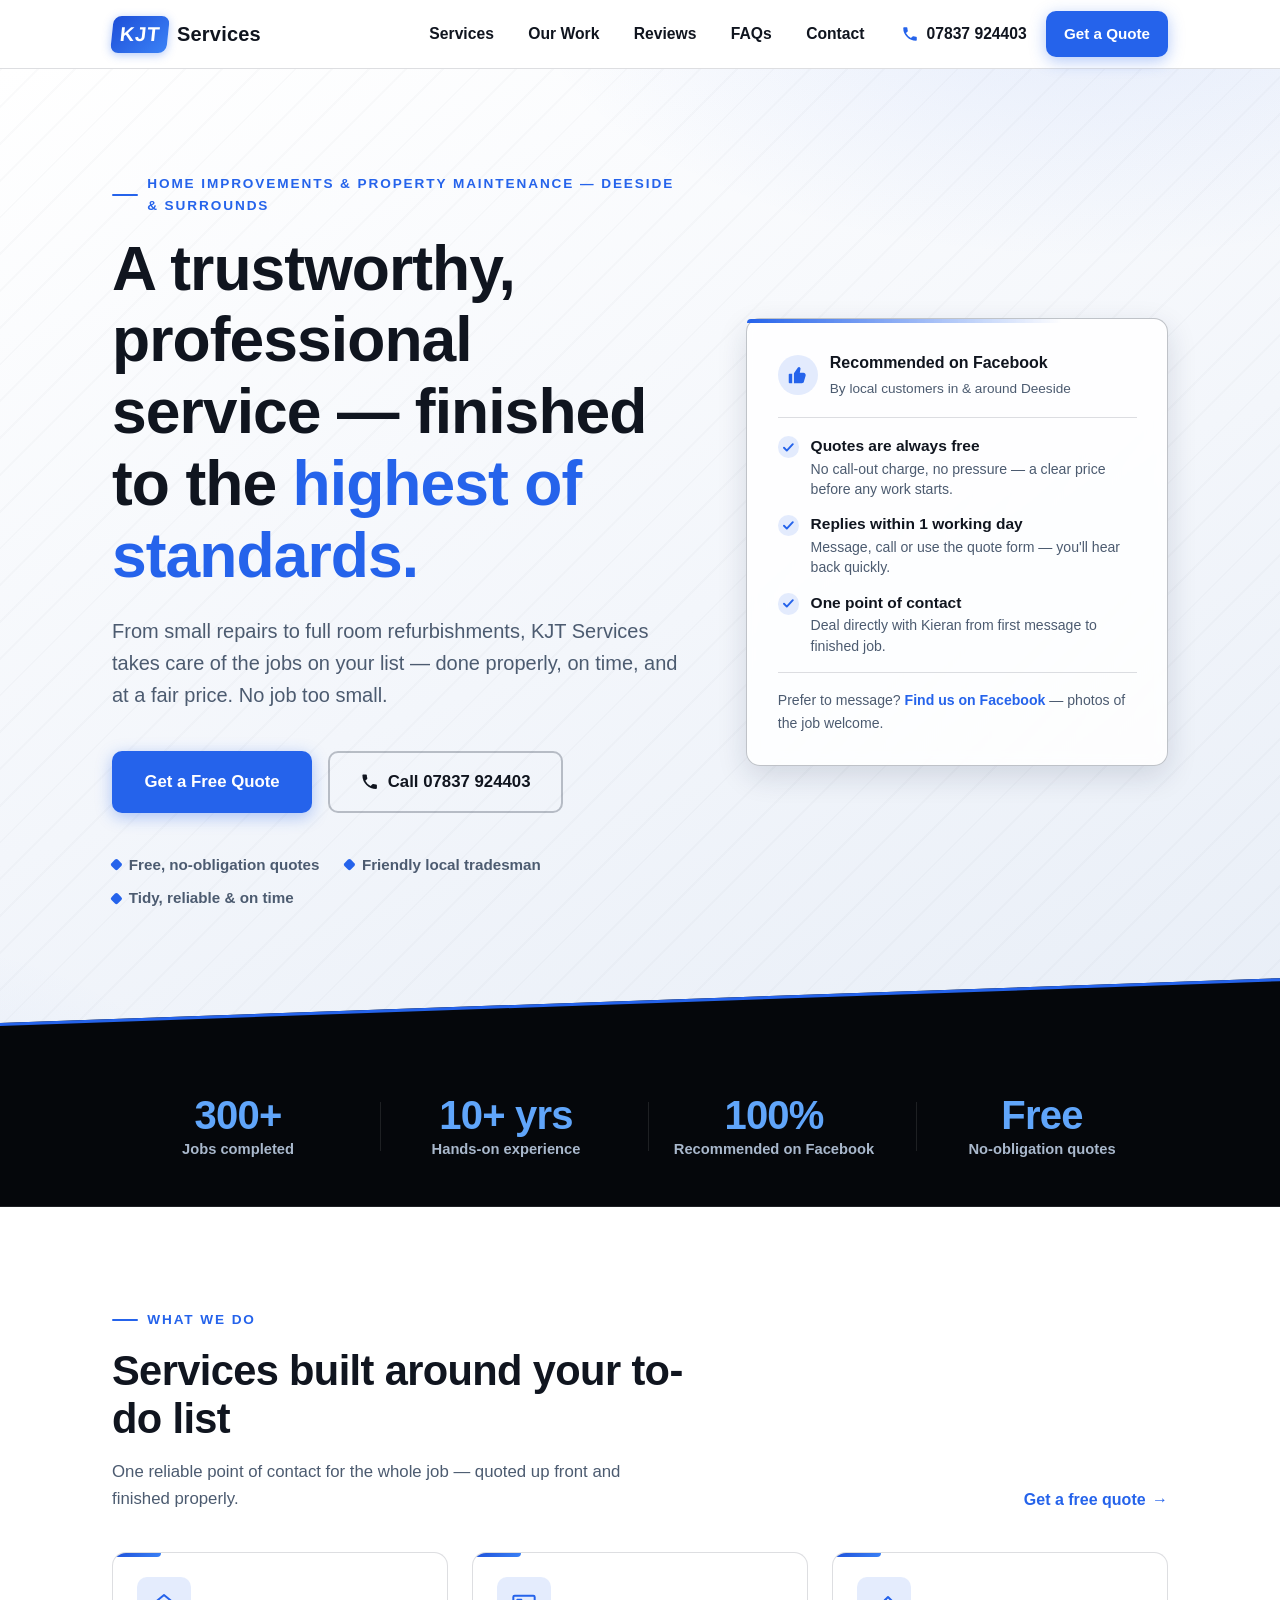
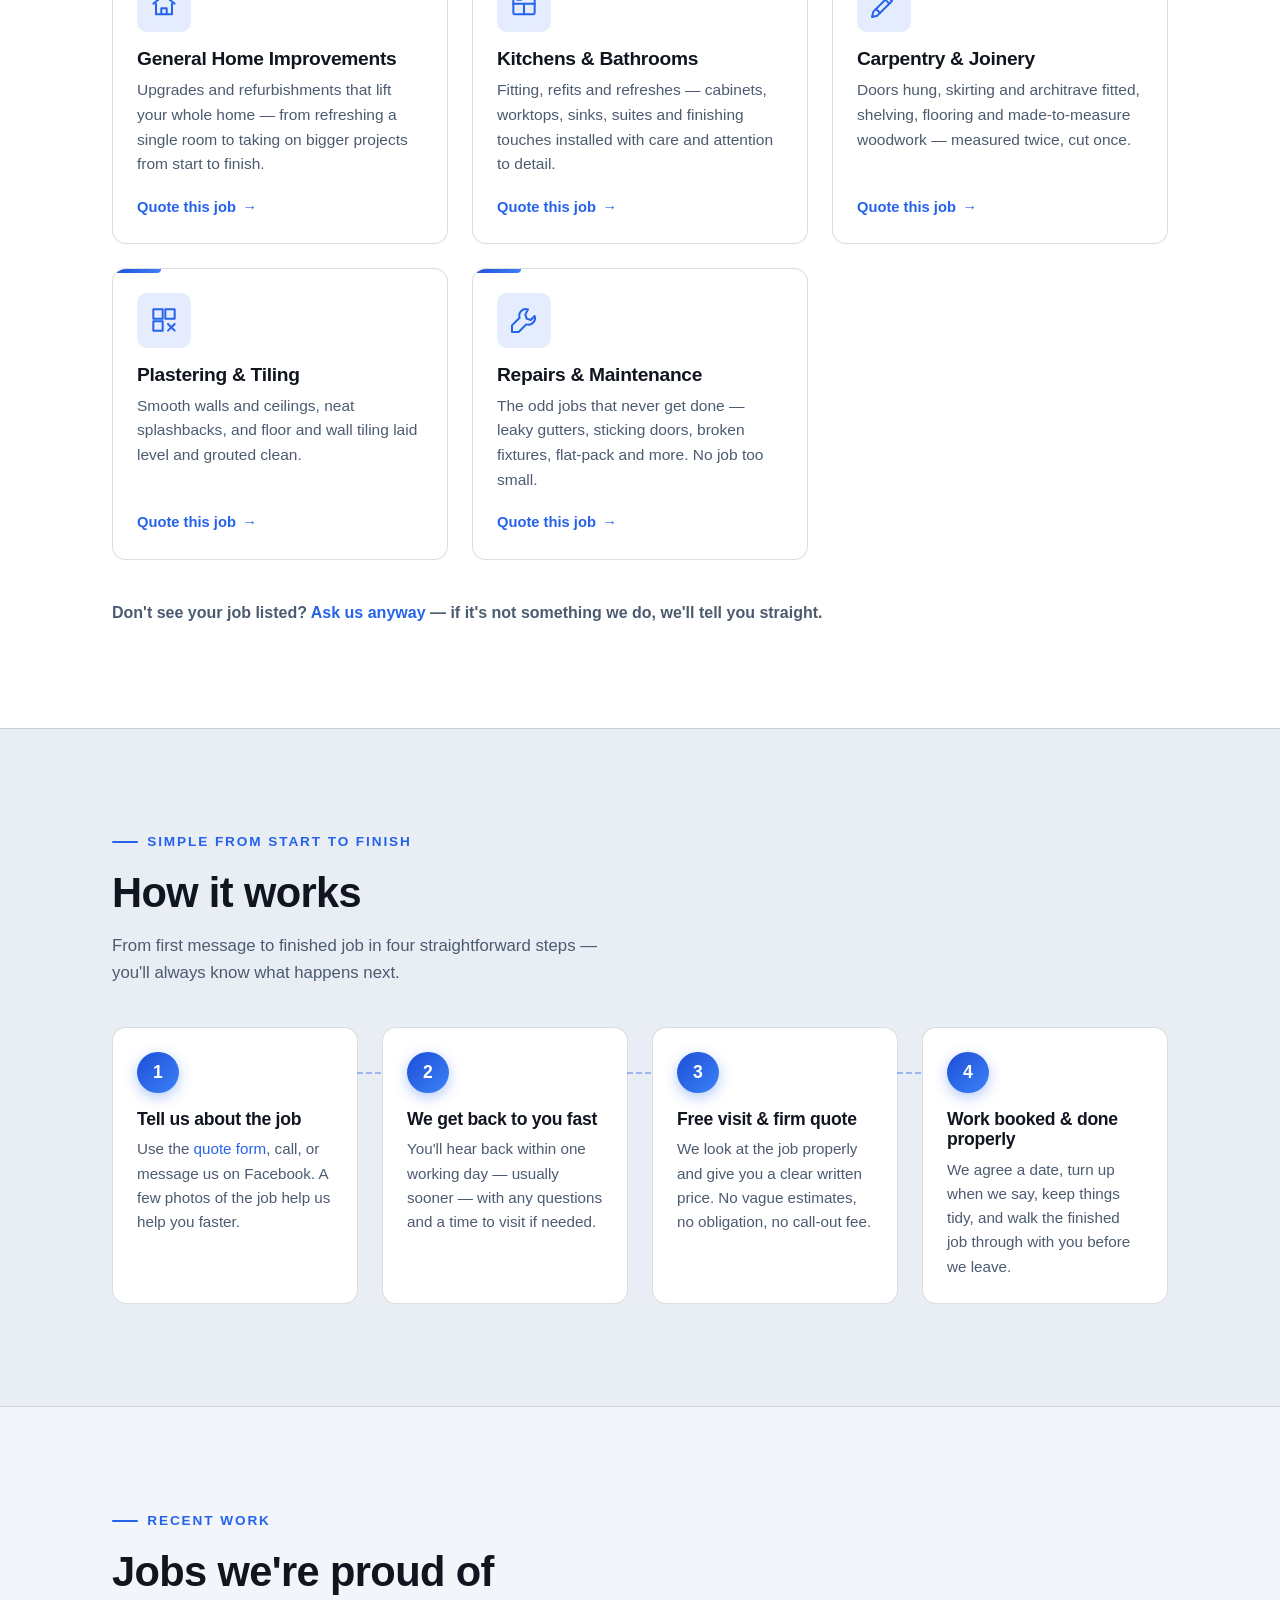
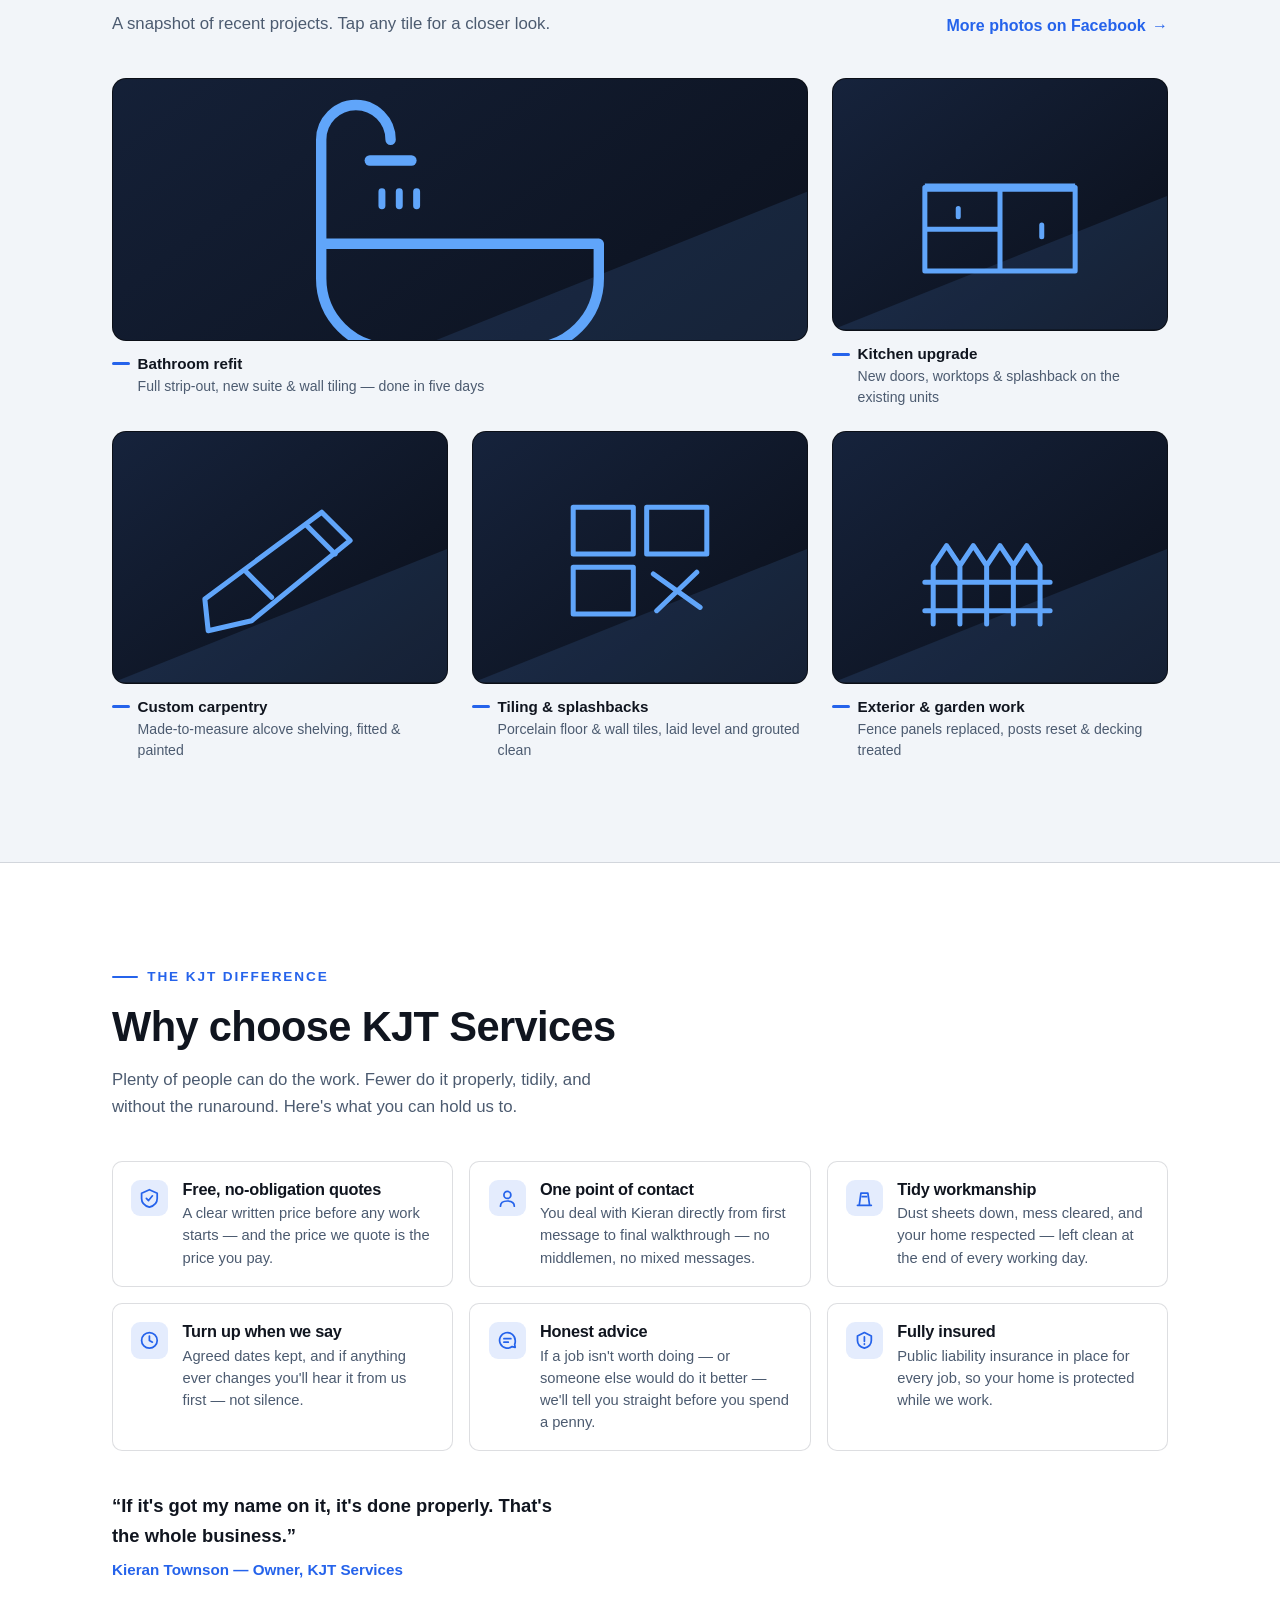
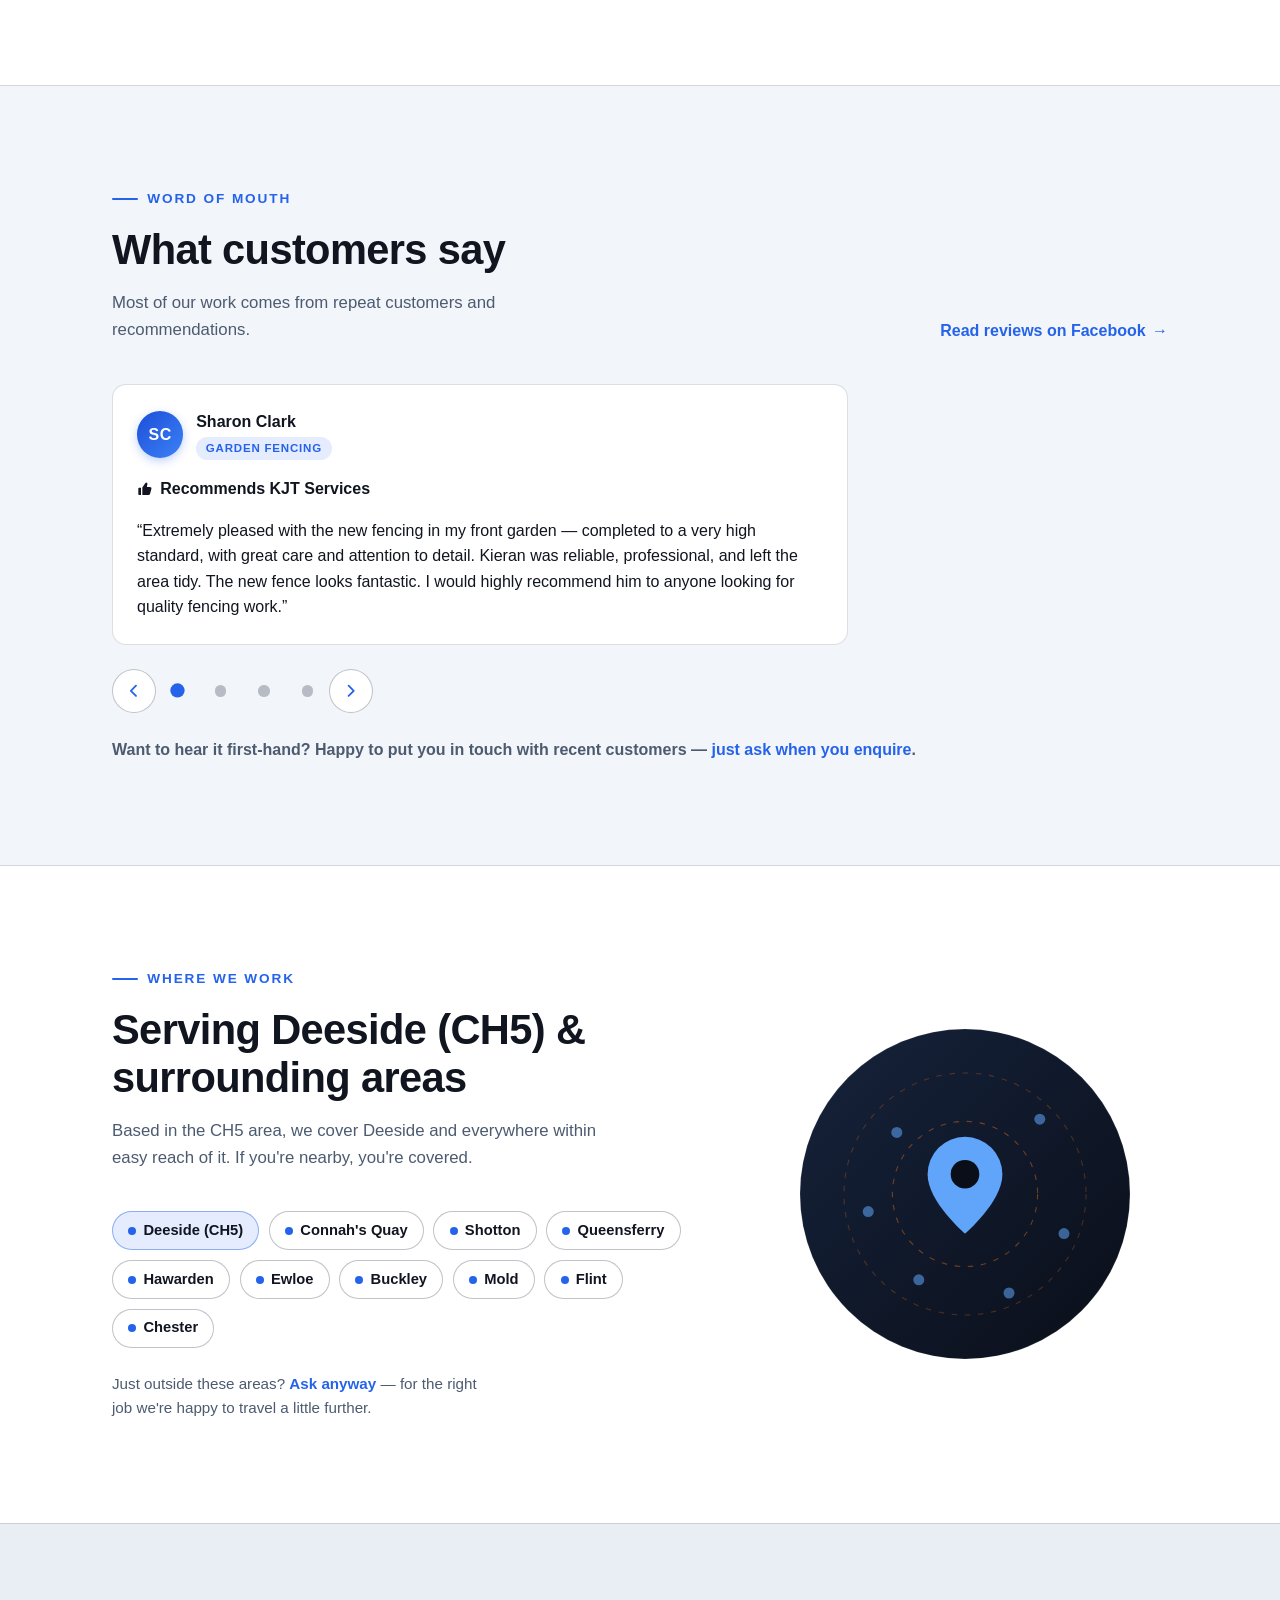
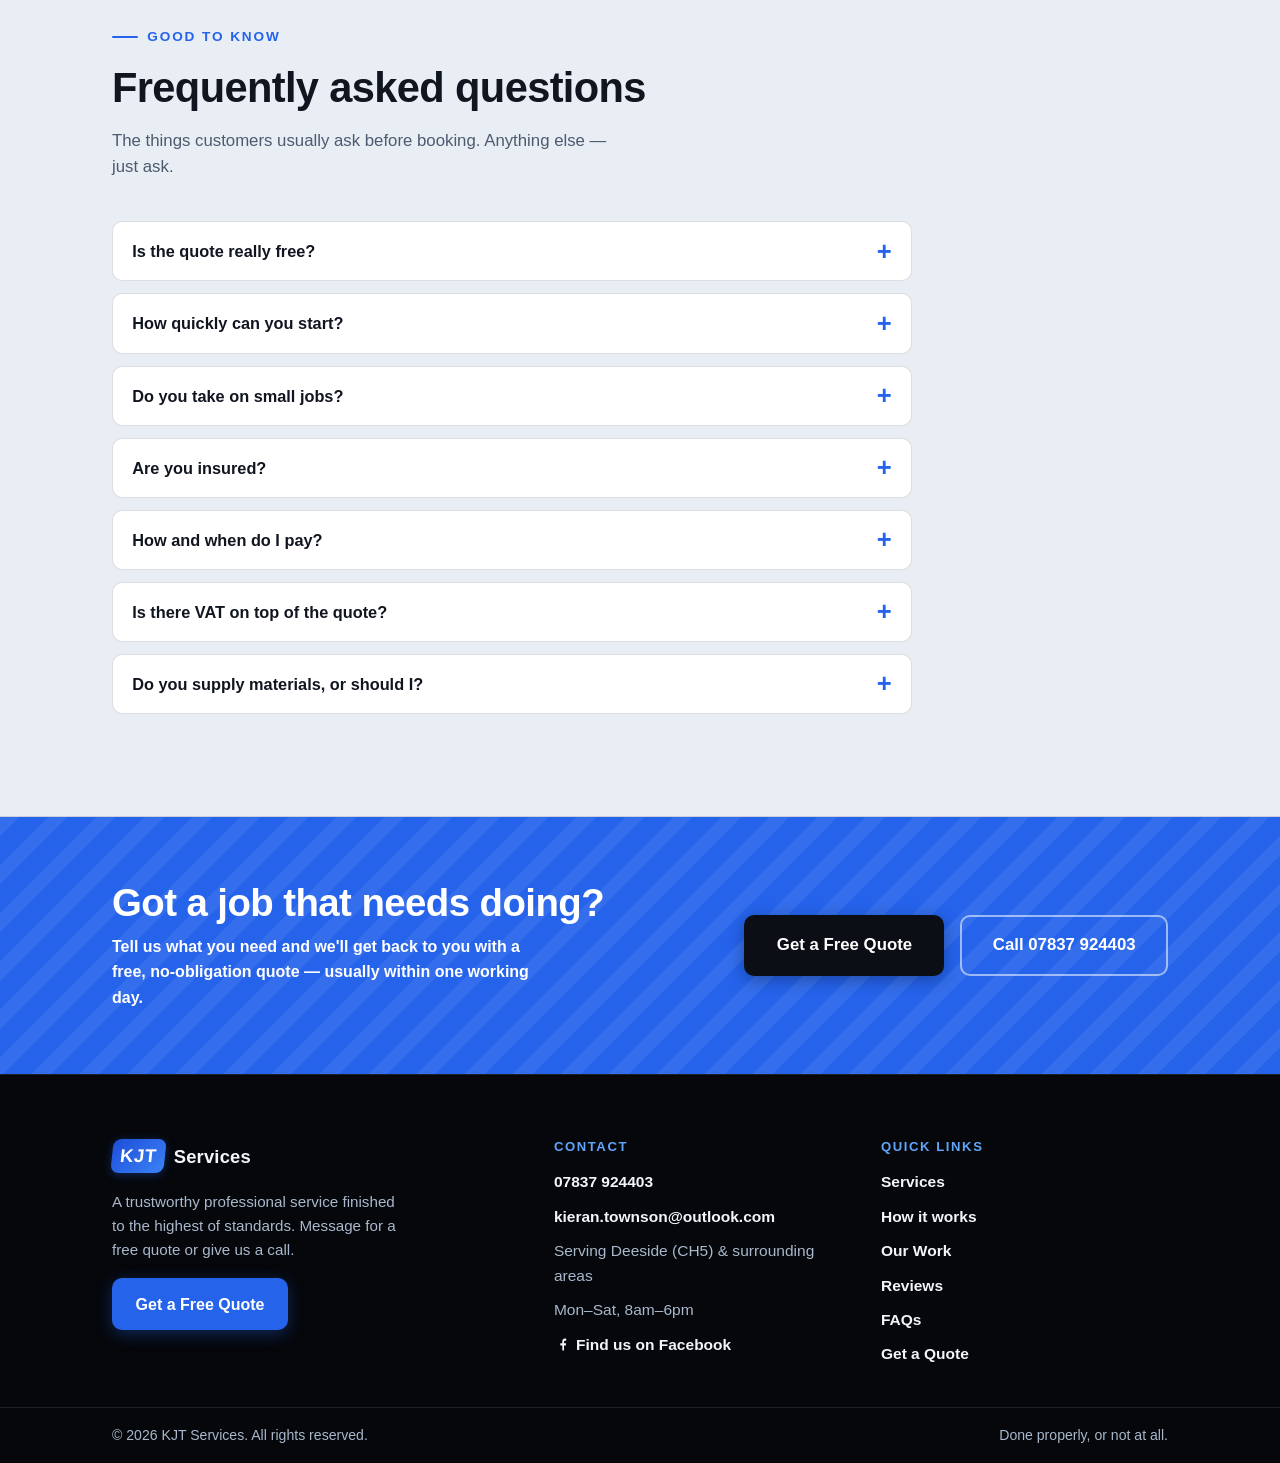
<file: index.html>
<!DOCTYPE html>
<html lang="en-GB">
<head>
  <meta charset="UTF-8">
<!--
  ============================================================
  KJT SERVICES — WEBSITE QUICK-EDIT GUIDE (v2)
  ============================================================
  Everything that needs YOUR real details is marked in the code
  below with a comment starting  "EDIT:".  Search this file (and
  quote.html) for "EDIT:" to find every spot. Summary:

    CONFIRMED (already correct — no change needed):
      - Business name:  KJT Services
      - Tagline:        "A trustworthy professional service
                         finished to the highest of standards"
      - Phone:          07837 924403
      - Email:          kieran.townson@outlook.com
      - Area:           Deeside (CH5) & surrounding areas
      - Facebook:       facebook.com/p/KJT-Services-61572995855785/

    PLACEHOLDERS TO REPLACE:
      - Website address            (og:url meta tag — set once live)
      - Service-area town chips    (nearby CH5 towns are pre-filled —
                                    trim or extend to what's covered)
      - Stats strip numbers        (jobs completed / years / rating —
                                    guessed starting figures)
      - Exact list of services     (services section + quote form
                                    dropdown — match your real work)
      - Gallery photos + captions  (5 placeholder tiles — swap in
                                    real job photos, see comments)
      - Testimonials               (REAL Facebook reviews, lightly
                                    condensed — add new ones as they
                                    come in; keep the same structure)
      - FAQ answers                (insurance, payment, start times —
                                    confirm every claim is true)
      - Working hours              (footer + quote page + JSON-LD)
  ============================================================
-->
  <meta name="viewport" content="width=device-width, initial-scale=1.0">
  <!-- tints the browser chrome to match the light header -->
  <meta name="theme-color" content="#ffffff">
  <title>KJT Services — Home Improvements &amp; Property Maintenance in Deeside</title>
  <meta name="description" content="KJT Services — a trustworthy, professional home improvement and property maintenance service in Deeside (CH5) &amp; surrounding areas, finished to the highest of standards. Free quotes. Call 07837 924403.">

  <!-- Open Graph (how the site looks when shared on Facebook etc.) -->
  <meta property="og:type" content="website">
  <meta property="og:site_name" content="KJT Services">
  <meta property="og:title" content="KJT Services — Home Improvements &amp; Property Maintenance in Deeside">
  <meta property="og:description" content="A trustworthy professional service in Deeside (CH5) &amp; surrounding areas, finished to the highest of standards. Free, no-obligation quotes — call 07837 924403.">
  <meta property="og:locale" content="en_GB">
  <!-- EDIT: these URLs point at the GitHub Pages preview — change them
       (and the matching set in quote.html, plus robots.txt and
       sitemap.xml) when the site moves to its own domain. The share
       image og-image.png can later be remade from a real job photo. -->
  <link rel="canonical" href="https://muzzylord123.github.io/kjt-services-preview/">
  <meta property="og:url" content="https://muzzylord123.github.io/kjt-services-preview/">
  <meta property="og:image" content="https://muzzylord123.github.io/kjt-services-preview/og-image.png">
  <meta property="og:image:width" content="1200">
  <meta property="og:image:height" content="630">
  <meta property="og:image:alt" content="KJT Services — home improvements and property maintenance in Deeside (CH5). Call 07837 924403.">
  <meta name="twitter:card" content="summary_large_image">

  <link rel="icon" href="data:image/svg+xml,%3Csvg xmlns='http://www.w3.org/2000/svg' viewBox='0 0 64 64'%3E%3Crect width='64' height='64' rx='14' fill='%23070b12'/%3E%3Ctext x='32' y='46' font-family='Arial,sans-serif' font-size='40' font-weight='800' text-anchor='middle' fill='%2360a5fa'%3EK%3C/text%3E%3C/svg%3E">
  <!-- iOS "Add to Home Screen" icon (iOS can't use the SVG favicon) -->
  <link rel="apple-touch-icon" href="apple-touch-icon.png">
  <link rel="stylesheet" href="styles.css">
  <!-- set before first paint so the mobile menu never flashes open -->
  <script>document.documentElement.classList.add("js")</script>

  <!-- EDIT: structured data for Google. Only CONFIRMED facts are
       published live (search engines treat this block as fact). Once
       the real working hours are confirmed, add this line back into
       the JSON below, just before the closing brace:
         ,"openingHoursSpecification": [{ "@type": "OpeningHoursSpecification",
           "dayOfWeek": ["Monday","Tuesday","Wednesday","Thursday","Friday","Saturday"],
           "opens": "08:00", "closes": "18:00" }]
  -->
  <script type="application/ld+json">
  {
    "@context": "https://schema.org",
    "@type": "HomeAndConstructionBusiness",
    "name": "KJT Services",
    "url": "https://muzzylord123.github.io/kjt-services-preview/",
    "image": "https://muzzylord123.github.io/kjt-services-preview/og-image.png",
    "description": "Home improvements and property maintenance in Deeside (CH5) and surrounding areas — a trustworthy professional service finished to the highest of standards. Free, no-obligation quotes.",
    "slogan": "A trustworthy professional service finished to the highest of standards",
    "founder": { "@type": "Person", "name": "Kieran Townson" },
    "telephone": "+447837924403",
    "email": "kieran.townson@outlook.com",
    "sameAs": ["https://www.facebook.com/p/KJT-Services-61572995855785/"],
    "address": { "@type": "PostalAddress", "addressLocality": "Deeside", "addressCountry": "GB" },
    "areaServed": "Deeside (CH5) and surrounding areas",
    "priceRange": "££"
  }
  </script>
</head>
<body>

  <a class="skip-link" href="#main">Skip to content</a>

  <!-- ======================= HEADER / NAV ======================= -->
  <header class="site-header" id="top">
    <div class="container nav-wrap">
      <a class="brand" href="index.html" aria-label="KJT Services — home">
        <span class="brand-mark" aria-hidden="true">KJT</span>
        <span class="brand-name">Services</span>
      </a>

      <div class="nav-actions">
        <a class="header-phone" href="tel:+447837924403" aria-label="Call 07837 924403">
          <svg class="icon" viewBox="0 0 24 24" aria-hidden="true" focusable="false"><path d="M6.6 10.8a15.5 15.5 0 0 0 6.6 6.6l2.2-2.2a1 1 0 0 1 1-.24 11.4 11.4 0 0 0 3.6.57 1 1 0 0 1 1 1V20a1 1 0 0 1-1 1A17 17 0 0 1 3 4a1 1 0 0 1 1-1h3.5a1 1 0 0 1 1 1 11.4 11.4 0 0 0 .57 3.6 1 1 0 0 1-.25 1z" fill="currentColor"/></svg>
          <span class="header-phone-num">07837 924403</span>
        </a>
        <a class="btn btn-primary header-cta" href="quote.html">Get a Quote</a>
        <button class="nav-toggle" type="button" aria-expanded="false" aria-controls="site-nav">
          <span class="nav-toggle-bars" aria-hidden="true"></span>
          <span class="visually-hidden">Open menu</span>
        </button>
      </div>

      <nav class="site-nav" id="site-nav" aria-label="Main navigation">
        <ul>
          <li class="nav-phone"><a href="tel:+447837924403">Call 07837 924403</a></li>
          <li><a href="#services">Services</a></li>
          <li><a href="#gallery">Our Work</a></li>
          <li><a href="#testimonials">Reviews</a></li>
          <li><a href="#faq">FAQs</a></li>
          <li><a href="#contact">Contact</a></li>
          <li class="nav-cta"><a class="btn btn-primary" href="quote.html">Get a Quote</a></li>
        </ul>
      </nav>
    </div>
  </header>

  <main id="main">

    <!-- ======================= HERO ======================= -->
    <section class="hero" aria-labelledby="hero-heading">
      <div class="container hero-inner">
        <div class="hero-copy">
          <p class="eyebrow">Home improvements &amp; property maintenance — Deeside &amp; surrounds</p>
          <h1 id="hero-heading">A trustworthy, professional service — finished to the <em>highest of standards.</em></h1>
          <p class="hero-sub">From small repairs to full room refurbishments, KJT Services takes care of the jobs on your list — done properly, on time, and at a fair price. No job too small.</p>
          <div class="hero-actions">
            <a class="btn btn-primary btn-lg" href="quote.html">Get a Free Quote</a>
            <a class="btn btn-ghost btn-lg" href="tel:+447837924403">
              <svg class="icon" viewBox="0 0 24 24" aria-hidden="true" focusable="false"><path d="M6.6 10.8a15.5 15.5 0 0 0 6.6 6.6l2.2-2.2a1 1 0 0 1 1-.24 11.4 11.4 0 0 0 3.6.57 1 1 0 0 1 1 1V20a1 1 0 0 1-1 1A17 17 0 0 1 3 4a1 1 0 0 1 1-1h3.5a1 1 0 0 1 1 1 11.4 11.4 0 0 0 .57 3.6 1 1 0 0 1-.25 1z" fill="currentColor"/></svg>
              Call 07837 924403
            </a>
          </div>
          <ul class="hero-badges" aria-label="Why choose KJT Services">
            <li>Free, no-obligation quotes</li>
            <li>Friendly local tradesman</li>
            <li>Tidy, reliable &amp; on time</li>
          </ul>
        </div>

        <!-- hero trust card: instant proof next to the headline -->
        <aside class="hero-card reveal" aria-label="Customer rating and service promises">
          <div class="hero-card-rating">
            <span class="rec-badge" aria-hidden="true"><svg viewBox="0 0 24 24" focusable="false"><path d="M3 10h3v11H3a1 1 0 0 1-1-1v-9a1 1 0 0 1 1-1zm5 11V9.6L12.6 3a1.7 1.7 0 0 1 3 1.4L14.8 9H19a2.6 2.6 0 0 1 2.5 3.3l-1.7 6A2.6 2.6 0 0 1 17.3 21z" fill="currentColor"/></svg></span>
            <div>
              <strong>Recommended on Facebook</strong>
              <small>By local customers in &amp; around Deeside</small>
            </div>
          </div>
          <ul class="hero-card-list">
            <li>
              <span class="check" aria-hidden="true"><svg viewBox="0 0 16 16" focusable="false"><path d="m2.5 8.5 3.5 3.5 7.5-8" fill="none" stroke="currentColor" stroke-width="2.4" stroke-linecap="round" stroke-linejoin="round"/></svg></span>
              <span><strong>Quotes are always free</strong>
              <small>No call-out charge, no pressure — a clear price before any work starts.</small></span>
            </li>
            <li>
              <span class="check" aria-hidden="true"><svg viewBox="0 0 16 16" focusable="false"><path d="m2.5 8.5 3.5 3.5 7.5-8" fill="none" stroke="currentColor" stroke-width="2.4" stroke-linecap="round" stroke-linejoin="round"/></svg></span>
              <!-- EDIT: guessed response-time promise — change if you
                   can't reliably reply within one working day -->
              <span><strong>Replies within 1 working day</strong>
              <small>Message, call or use the quote form — you'll hear back quickly.</small></span>
            </li>
            <li>
              <span class="check" aria-hidden="true"><svg viewBox="0 0 16 16" focusable="false"><path d="m2.5 8.5 3.5 3.5 7.5-8" fill="none" stroke="currentColor" stroke-width="2.4" stroke-linecap="round" stroke-linejoin="round"/></svg></span>
              <span><strong>One point of contact</strong>
              <small>Deal directly with Kieran from first message to finished job.</small></span>
            </li>
          </ul>
          <p class="hero-card-note">Prefer to message? <a href="https://www.facebook.com/p/KJT-Services-61572995855785/" rel="noopener" target="_blank">Find us on Facebook</a> — photos of the job welcome.</p>
        </aside>
      </div>
      <div class="hero-slant" aria-hidden="true"></div>
    </section>

    <!-- ======================= STATS / TRUST STRIP ======================= -->
    <!-- EDIT: the first two figures below are sensible GUESSES to get
         you started — replace them with your real numbers (or delete a
         stat you can't stand behind). The Facebook one reflects the
         page's real recommendations. -->
    <section class="stats-strip" aria-label="KJT Services at a glance">
      <div class="container stats-grid">
        <div class="stat">
          <span class="stat-num">300+</span>
          <span class="stat-label">Jobs completed</span>
        </div>
        <div class="stat">
          <span class="stat-num">10+ yrs</span>
          <span class="stat-label">Hands-on experience</span>
        </div>
        <div class="stat">
          <span class="stat-num">100%</span>
          <span class="stat-label">Recommended on Facebook</span>
        </div>
        <div class="stat">
          <span class="stat-num">Free</span>
          <span class="stat-label">No-obligation quotes</span>
        </div>
      </div>
    </section>

    <!-- ======================= SERVICES ======================= -->
    <!-- EDIT: this service list is a sensible starting set for a home
         improvement business — rename, remove or reword any card so it
         matches the work you actually take on. Keep the quote form's
         dropdown (quote.html) in step with whatever you choose. -->
    <section class="section" id="services" aria-labelledby="services-heading">
      <div class="container">
        <div class="section-head">
          <div class="section-head-copy">
            <p class="eyebrow">What we do</p>
            <h2 id="services-heading" class="section-title">Services built around your to-do list</h2>
            <p class="section-lead">One reliable point of contact for the whole job — quoted up front and finished properly.</p>
          </div>
          <a class="link-more" href="quote.html">Get a free quote <span class="arrow" aria-hidden="true">&rarr;</span></a>
        </div>

        <div class="card-grid">
          <article class="card reveal">
            <div class="card-icon" aria-hidden="true">
              <svg viewBox="0 0 48 48" focusable="false"><path d="M8 22 24 9l16 13" fill="none" stroke="currentColor" stroke-width="3" stroke-linecap="round" stroke-linejoin="round"/><path d="M12 22v16h24V22" fill="none" stroke="currentColor" stroke-width="3" stroke-linecap="round" stroke-linejoin="round"/><path d="M20 38v-9h8v9" fill="none" stroke="currentColor" stroke-width="3" stroke-linejoin="round"/></svg>
            </div>
            <h3>General Home Improvements</h3>
            <p>Upgrades and refurbishments that lift your whole home — from refreshing a single room to taking on bigger projects from start to finish.</p>
            <a class="card-cta" href="quote.html">Quote this job <span class="arrow" aria-hidden="true">&rarr;</span></a>
          </article>

          <article class="card reveal">
            <div class="card-icon" aria-hidden="true">
              <svg viewBox="0 0 48 48" focusable="false"><rect x="8" y="10" width="32" height="28" rx="2" fill="none" stroke="currentColor" stroke-width="3"/><path d="M8 22h32M24 22v16M14 16h6" fill="none" stroke="currentColor" stroke-width="3" stroke-linecap="round"/></svg>
            </div>
            <h3>Kitchens &amp; Bathrooms</h3>
            <p>Fitting, refits and refreshes — cabinets, worktops, sinks, suites and finishing touches installed with care and attention to detail.</p>
            <a class="card-cta" href="quote.html">Quote this job <span class="arrow" aria-hidden="true">&rarr;</span></a>
          </article>

          <article class="card reveal">
            <div class="card-icon" aria-hidden="true">
              <svg viewBox="0 0 48 48" focusable="false"><path d="M8 34 30 12l6 6L14 40l-8 2z" fill="none" stroke="currentColor" stroke-width="3" stroke-linejoin="round"/><path d="m26 16 6 6M12 30l6 6" fill="none" stroke="currentColor" stroke-width="3" stroke-linecap="round"/></svg>
            </div>
            <h3>Carpentry &amp; Joinery</h3>
            <p>Doors hung, skirting and architrave fitted, shelving, flooring and made-to-measure woodwork — measured twice, cut once.</p>
            <a class="card-cta" href="quote.html">Quote this job <span class="arrow" aria-hidden="true">&rarr;</span></a>
          </article>

          <article class="card reveal">
            <div class="card-icon" aria-hidden="true">
              <svg viewBox="0 0 48 48" focusable="false"><path d="M8 8h14v14H8zM26 8h14v14H26zM8 26h14v14H8z" fill="none" stroke="currentColor" stroke-width="3" stroke-linejoin="round"/><path d="m30 30 10 10M40 30 30 40" fill="none" stroke="currentColor" stroke-width="3" stroke-linecap="round"/></svg>
            </div>
            <h3>Plastering &amp; Tiling</h3>
            <p>Smooth walls and ceilings, neat splashbacks, and floor and wall tiling laid level and grouted clean.</p>
            <a class="card-cta" href="quote.html">Quote this job <span class="arrow" aria-hidden="true">&rarr;</span></a>
          </article>

          <article class="card reveal">
            <div class="card-icon" aria-hidden="true">
              <svg viewBox="0 0 48 48" focusable="false"><path d="M30 8a10 10 0 0 0-12.6 12.6L6 32v10h10l11.4-11.4A10 10 0 0 0 40 18l-6 6-6-2-2-6z" fill="none" stroke="currentColor" stroke-width="3" stroke-linejoin="round"/></svg>
            </div>
            <h3>Repairs &amp; Maintenance</h3>
            <p>The odd jobs that never get done — leaky gutters, sticking doors, broken fixtures, flat-pack and more. No job too small.</p>
            <a class="card-cta" href="quote.html">Quote this job <span class="arrow" aria-hidden="true">&rarr;</span></a>
          </article>
        </div>

        <p class="services-note">Don't see your job listed? <a href="quote.html">Ask us anyway</a> — if it's not something we do, we'll tell you straight.</p>
      </div>
    </section>

    <!-- ======================= HOW IT WORKS ======================= -->
    <section class="section section-deep" id="how" aria-labelledby="how-heading">
      <div class="container">
        <p class="eyebrow">Simple from start to finish</p>
        <h2 id="how-heading" class="section-title">How it works</h2>
        <p class="section-lead">From first message to finished job in four straightforward steps — you'll always know what happens next.</p>

        <!-- role="list" restores list semantics that Safari/VoiceOver
             drop when list-style is removed -->
        <ol class="steps" role="list">
          <li class="step reveal">
            <span class="visually-hidden">Step 1:</span>
            <span class="step-num" aria-hidden="true">1</span>
            <h3>Tell us about the job</h3>
            <p>Use the <a href="quote.html">quote form</a>, call, or message us on Facebook. A few photos of the job help us help you faster.</p>
          </li>
          <li class="step reveal">
            <span class="visually-hidden">Step 2:</span>
            <span class="step-num" aria-hidden="true">2</span>
            <h3>We get back to you fast</h3>
            <!-- EDIT: guessed response-time promise — adjust if needed -->
            <p>You'll hear back within one working day — usually sooner — with any questions and a time to visit if needed.</p>
          </li>
          <li class="step reveal">
            <span class="visually-hidden">Step 3:</span>
            <span class="step-num" aria-hidden="true">3</span>
            <h3>Free visit &amp; firm quote</h3>
            <p>We look at the job properly and give you a clear written price. No vague estimates, no obligation, no call-out fee.</p>
          </li>
          <li class="step reveal">
            <span class="visually-hidden">Step 4:</span>
            <span class="step-num" aria-hidden="true">4</span>
            <h3>Work booked &amp; done properly</h3>
            <p>We agree a date, turn up when we say, keep things tidy, and walk the finished job through with you before we leave.</p>
          </li>
        </ol>
      </div>
    </section>

    <!-- ======================= GALLERY ======================= -->
    <section class="section section-alt" id="gallery" aria-labelledby="gallery-heading">
      <div class="container">
        <div class="section-head">
          <div class="section-head-copy">
            <p class="eyebrow">Recent work</p>
            <h2 id="gallery-heading" class="section-title">Jobs we're proud of</h2>
            <p class="section-lead">A snapshot of recent projects. Tap any tile for a closer look.</p>
          </div>
          <a class="link-more" href="https://www.facebook.com/p/KJT-Services-61572995855785/" rel="noopener" target="_blank">More photos on Facebook <span class="arrow" aria-hidden="true">&rarr;</span></a>
        </div>

        <!-- EDIT: HOW TO SWAP IN REAL PHOTOS
             Each tile below is a self-contained placeholder graphic.
             To use a real photo, replace the whole <svg>…</svg> inside
             the <button> with an image tag, e.g.:

               <img src="photos/job1.jpg" alt="Fitted bathroom with grey tiles in Deeside"
                    loading="lazy" width="800" height="600">

             (loading="lazy" keeps the page fast; width/height stop the
             layout jumping while photos load — use your photo's real
             proportions. Resize photos to ~1200px wide before upload.)

             Keep the <button> and the two-line <figcaption> as they
             are (bold title + one-line detail) — the lightbox and its
             caption will keep working automatically. Update the
             caption text to describe the real job.

             NOTE: on desktop the FIRST tile displays wide across two
             columns, so a landscape photo works best in that slot. -->
        <div class="gallery-grid">

          <figure class="tile reveal">
            <button class="tile-btn" type="button" aria-label="View larger: bathroom refit — full strip-out, new suite and wall tiling">
              <svg viewBox="0 0 400 300" preserveAspectRatio="xMidYMid slice" role="img" aria-label="Illustration of a bathroom refit" focusable="false">
                <defs><linearGradient id="g1" x1="0" y1="0" x2="1" y2="1"><stop offset="0" stop-color="#16233c"/><stop offset="1" stop-color="#0a0e18"/></linearGradient></defs>
                <rect width="400" height="300" fill="url(#g1)"/>
                <path d="M0 300 400 140v160z" fill="#60a5fa" opacity=".12"/>
                <g fill="none" stroke="#60a5fa" stroke-width="6" stroke-linecap="round" stroke-linejoin="round">
                  <path d="M120 170h160v20a40 40 0 0 1-40 40h-80a40 40 0 0 1-40-40z"/>
                  <path d="M120 170v-60a20 20 0 0 1 40 0"/>
                  <path d="M148 122h24"/>
                  <path d="M155 140v8M165 140v8M175 140v8" stroke-width="4"/>
                </g>
              </svg>
            </button>
            <figcaption>
              <strong class="tile-title">Bathroom refit</strong>
              <!-- EDIT: sample caption detail — describe the real job -->
              <span class="tile-sub">Full strip-out, new suite &amp; wall tiling — done in five days</span>
            </figcaption>
          </figure>

          <figure class="tile reveal">
            <button class="tile-btn" type="button" aria-label="View larger: kitchen upgrade — new doors, worktops and splashback">
              <svg viewBox="0 0 400 300" role="img" aria-label="Illustration of a kitchen upgrade" focusable="false">
                <defs><linearGradient id="g2" x1="0" y1="0" x2="1" y2="1"><stop offset="0" stop-color="#16233c"/><stop offset="1" stop-color="#0a0e18"/></linearGradient></defs>
                <rect width="400" height="300" fill="url(#g2)"/>
                <path d="M0 300 400 140v160z" fill="#60a5fa" opacity=".12"/>
                <g fill="none" stroke="#60a5fa" stroke-width="6" stroke-linejoin="round">
                  <path d="M110 130h180v100H110z"/>
                  <path d="M110 130h180" stroke-width="10"/>
                  <path d="M200 130v100M110 180h90"/>
                  <path d="M150 155v10M250 175v14" stroke-linecap="round"/>
                </g>
              </svg>
            </button>
            <figcaption>
              <strong class="tile-title">Kitchen upgrade</strong>
              <!-- EDIT: sample caption detail — describe the real job -->
              <span class="tile-sub">New doors, worktops &amp; splashback on the existing units</span>
            </figcaption>
          </figure>

          <figure class="tile reveal">
            <button class="tile-btn" type="button" aria-label="View larger: custom carpentry — made-to-measure alcove shelving">
              <svg viewBox="0 0 400 300" role="img" aria-label="Illustration of custom carpentry" focusable="false">
                <defs><linearGradient id="g4" x1="0" y1="0" x2="1" y2="1"><stop offset="0" stop-color="#16233c"/><stop offset="1" stop-color="#0a0e18"/></linearGradient></defs>
                <rect width="400" height="300" fill="url(#g4)"/>
                <path d="M0 300 400 140v160z" fill="#60a5fa" opacity=".12"/>
                <g fill="none" stroke="#60a5fa" stroke-width="6" stroke-linecap="round" stroke-linejoin="round">
                  <path d="M110 200 250 96l34 34-118 96-52 12z"/>
                  <path d="m232 112 34 34M160 168l30 30"/>
                </g>
              </svg>
            </button>
            <figcaption>
              <strong class="tile-title">Custom carpentry</strong>
              <!-- EDIT: sample caption detail — describe the real job -->
              <span class="tile-sub">Made-to-measure alcove shelving, fitted &amp; painted</span>
            </figcaption>
          </figure>

          <figure class="tile reveal">
            <button class="tile-btn" type="button" aria-label="View larger: tiling and splashbacks — porcelain floor and wall tiles">
              <svg viewBox="0 0 400 300" role="img" aria-label="Illustration of tiling and splashbacks" focusable="false">
                <defs><linearGradient id="g5" x1="0" y1="0" x2="1" y2="1"><stop offset="0" stop-color="#16233c"/><stop offset="1" stop-color="#0a0e18"/></linearGradient></defs>
                <rect width="400" height="300" fill="url(#g5)"/>
                <path d="M0 300 400 140v160z" fill="#60a5fa" opacity=".12"/>
                <g fill="none" stroke="#60a5fa" stroke-width="6" stroke-linejoin="round">
                  <path d="M120 90h72v56h-72zM208 90h72v56h-72zM120 162h72v56h-72z"/>
                  <path d="m216 170 56 40M268 168l-48 46" stroke-linecap="round"/>
                </g>
              </svg>
            </button>
            <figcaption>
              <strong class="tile-title">Tiling &amp; splashbacks</strong>
              <!-- EDIT: sample caption detail — describe the real job -->
              <span class="tile-sub">Porcelain floor &amp; wall tiles, laid level and grouted clean</span>
            </figcaption>
          </figure>

          <figure class="tile reveal">
            <button class="tile-btn" type="button" aria-label="View larger: exterior and garden work — fence panels reset and decking treated">
              <svg viewBox="0 0 400 300" role="img" aria-label="Illustration of exterior and garden work" focusable="false">
                <defs><linearGradient id="g6" x1="0" y1="0" x2="1" y2="1"><stop offset="0" stop-color="#16233c"/><stop offset="1" stop-color="#0a0e18"/></linearGradient></defs>
                <rect width="400" height="300" fill="url(#g6)"/>
                <path d="M0 300 400 140v160z" fill="#60a5fa" opacity=".12"/>
                <g fill="none" stroke="#60a5fa" stroke-width="6" stroke-linecap="round" stroke-linejoin="round">
                  <path d="M120 230v-70l16-24 16 24v70M152 230v-70l16-24 16 24v70M184 230v-70l16-24 16 24v70M216 230v-70l16-24 16 24v70"/>
                  <path d="M110 180h150M110 214h150"/>
                </g>
              </svg>
            </button>
            <figcaption>
              <strong class="tile-title">Exterior &amp; garden work</strong>
              <!-- EDIT: sample caption detail — describe the real job -->
              <span class="tile-sub">Fence panels replaced, posts reset &amp; decking treated</span>
            </figcaption>
          </figure>

        </div>
      </div>
    </section>

    <!-- ======================= WHY CHOOSE KJT ======================= -->
    <section class="section" id="why" aria-labelledby="why-heading">
      <div class="container">
        <p class="eyebrow">The KJT difference</p>
        <h2 id="why-heading" class="section-title">Why choose KJT Services</h2>
        <p class="section-lead">Plenty of people can do the work. Fewer do it properly, tidily, and without the runaround. Here's what you can hold us to.</p>

        <ul class="benefit-grid">
          <li class="benefit reveal">
            <span class="benefit-icon" aria-hidden="true"><svg viewBox="0 0 24 24" focusable="false"><path d="M12 2 3 6v6c0 5 3.8 8.6 9 10 5.2-1.4 9-5 9-10V6z" fill="none" stroke="currentColor" stroke-width="2" stroke-linejoin="round"/><path d="m8.5 12 2.5 2.5L15.5 9" fill="none" stroke="currentColor" stroke-width="2" stroke-linecap="round" stroke-linejoin="round"/></svg></span>
            <div>
              <h3>Free, no-obligation quotes</h3>
              <p>A clear written price before any work starts — and the price we quote is the price you pay.</p>
            </div>
          </li>
          <li class="benefit reveal">
            <span class="benefit-icon" aria-hidden="true"><svg viewBox="0 0 24 24" focusable="false"><circle cx="12" cy="8" r="4" fill="none" stroke="currentColor" stroke-width="2"/><path d="M4 21c0-4 3.6-6 8-6s8 2 8 6" fill="none" stroke="currentColor" stroke-width="2" stroke-linecap="round"/></svg></span>
            <div>
              <h3>One point of contact</h3>
              <p>You deal with Kieran directly from first message to final walkthrough — no middlemen, no mixed messages.</p>
            </div>
          </li>
          <li class="benefit reveal">
            <span class="benefit-icon" aria-hidden="true"><svg viewBox="0 0 24 24" focusable="false"><path d="M4 20h16M6 20 8 6h8l2 14" fill="none" stroke="currentColor" stroke-width="2" stroke-linecap="round" stroke-linejoin="round"/><path d="M9.5 10h5" fill="none" stroke="currentColor" stroke-width="2" stroke-linecap="round"/></svg></span>
            <div>
              <h3>Tidy workmanship</h3>
              <p>Dust sheets down, mess cleared, and your home respected — left clean at the end of every working day.</p>
            </div>
          </li>
          <li class="benefit reveal">
            <span class="benefit-icon" aria-hidden="true"><svg viewBox="0 0 24 24" focusable="false"><circle cx="12" cy="12" r="9" fill="none" stroke="currentColor" stroke-width="2"/><path d="M12 7v5l3.5 2" fill="none" stroke="currentColor" stroke-width="2" stroke-linecap="round" stroke-linejoin="round"/></svg></span>
            <div>
              <h3>Turn up when we say</h3>
              <p>Agreed dates kept, and if anything ever changes you'll hear it from us first — not silence.</p>
            </div>
          </li>
          <li class="benefit reveal">
            <span class="benefit-icon" aria-hidden="true"><svg viewBox="0 0 24 24" focusable="false"><path d="M8 10h8M8 14h5" fill="none" stroke="currentColor" stroke-width="2" stroke-linecap="round"/><path d="M21 12a9 9 0 1 0-3.5 7.1L21 20l-.6-3.4A8.9 8.9 0 0 0 21 12z" fill="none" stroke="currentColor" stroke-width="2" stroke-linejoin="round"/></svg></span>
            <div>
              <h3>Honest advice</h3>
              <p>If a job isn't worth doing — or someone else would do it better — we'll tell you straight before you spend a penny.</p>
            </div>
          </li>
          <li class="benefit reveal">
            <span class="benefit-icon" aria-hidden="true"><svg viewBox="0 0 24 24" focusable="false"><path d="M12 3 4 7v5c0 4.4 3.4 7.6 8 9 4.6-1.4 8-4.6 8-9V7z" fill="none" stroke="currentColor" stroke-width="2" stroke-linejoin="round"/><path d="M12 8v5M12 16v.5" fill="none" stroke="currentColor" stroke-width="2" stroke-linecap="round"/></svg></span>
            <div>
              <!-- EDIT: only keep this card if you hold public liability
                   insurance — and update the wording to match your cover -->
              <h3>Fully insured</h3>
              <p>Public liability insurance in place for every job, so your home is protected while we work.</p>
            </div>
          </li>
        </ul>

        <!-- EDIT: sample wording — make this personal promise your own -->
        <p class="why-signoff reveal">
          “If it's got my name on it, it's done properly. That's the whole business.”
          <span class="why-signoff-name">Kieran Townson — Owner, KJT Services</span>
        </p>
      </div>
    </section>

    <!-- ======================= TESTIMONIALS ======================= -->
    <!-- REAL customer reviews, taken from the KJT Services Facebook
         recommendations (lightly condensed for space — the full
         versions live on the Facebook page). The carousel rotates
         automatically, pauses while the visitor reads or focuses it,
         and stays static without JS or with reduced-motion set. -->
    <section class="section section-alt" id="testimonials" aria-labelledby="testimonials-heading">
      <div class="container">
        <div class="section-head">
          <div class="section-head-copy">
            <p class="eyebrow">Word of mouth</p>
            <h2 id="testimonials-heading" class="section-title">What customers say</h2>
            <p class="section-lead">Most of our work comes from repeat customers and recommendations.</p>
          </div>
          <a class="link-more" href="https://www.facebook.com/p/KJT-Services-61572995855785/" rel="noopener" target="_blank">Read reviews on Facebook <span class="arrow" aria-hidden="true">&rarr;</span></a>
        </div>

        <div class="t-carousel reveal" aria-roledescription="carousel" aria-label="Customer reviews">
          <div class="t-slides">
            <blockquote class="testimonial t-slide" role="group" aria-roledescription="slide" aria-label="Review 1 of 4">
              <div class="t-head">
                <span class="t-avatar" aria-hidden="true">SC</span>
                <div class="t-id">
                  <cite>Sharon Clark</cite>
                  <span class="t-tag">Garden fencing</span>
                </div>
              </div>
              <p class="t-rec"><svg viewBox="0 0 24 24" aria-hidden="true" focusable="false"><path d="M3 10h3v11H3a1 1 0 0 1-1-1v-9a1 1 0 0 1 1-1zm5 11V9.6L12.6 3a1.7 1.7 0 0 1 3 1.4L14.8 9H19a2.6 2.6 0 0 1 2.5 3.3l-1.7 6A2.6 2.6 0 0 1 17.3 21z" fill="currentColor"/></svg>Recommends KJT Services</p>
              <p>“Extremely pleased with the new fencing in my front garden — completed to a very high standard, with great care and attention to detail. Kieran was reliable, professional, and left the area tidy. The new fence looks fantastic. I would highly recommend him to anyone looking for quality fencing work.”</p>
            </blockquote>

            <blockquote class="testimonial t-slide" role="group" aria-roledescription="slide" aria-label="Review 2 of 4">
              <div class="t-head">
                <span class="t-avatar" aria-hidden="true">AT</span>
                <div class="t-id">
                  <cite>Anne Tapp</cite>
                  <span class="t-tag">Drive &amp; patio</span>
                </div>
              </div>
              <p class="t-rec"><svg viewBox="0 0 24 24" aria-hidden="true" focusable="false"><path d="M3 10h3v11H3a1 1 0 0 1-1-1v-9a1 1 0 0 1 1-1zm5 11V9.6L12.6 3a1.7 1.7 0 0 1 3 1.4L14.8 9H19a2.6 2.6 0 0 1 2.5 3.3l-1.7 6A2.6 2.6 0 0 1 17.3 21z" fill="currentColor"/></svg>Recommends KJT Services</p>
              <p>“Kieran power washed my block paved drive and patio, and completed some work where my porch had been. I found him extremely reliable and willing — nothing was too much trouble. I would certainly use him again and recommend him to others.”</p>
            </blockquote>

            <blockquote class="testimonial t-slide" role="group" aria-roledescription="slide" aria-label="Review 3 of 4">
              <div class="t-head">
                <span class="t-avatar" aria-hidden="true">OW</span>
                <div class="t-id">
                  <cite>Owen WJ</cite>
                  <span class="t-tag">Plastering</span>
                </div>
              </div>
              <p class="t-rec"><svg viewBox="0 0 24 24" aria-hidden="true" focusable="false"><path d="M3 10h3v11H3a1 1 0 0 1-1-1v-9a1 1 0 0 1 1-1zm5 11V9.6L12.6 3a1.7 1.7 0 0 1 3 1.4L14.8 9H19a2.6 2.6 0 0 1 2.5 3.3l-1.7 6A2.6 2.6 0 0 1 17.3 21z" fill="currentColor"/></svg>Recommends KJT Services</p>
              <p>“Kieran did a brilliant job plastering our kitchen and living room in our first home. He even spotted an issue with our house structure and went above and beyond to help us fix it. Professional, friendly, highly recommend!”</p>
            </blockquote>

            <blockquote class="testimonial t-slide" role="group" aria-roledescription="slide" aria-label="Review 4 of 4">
              <div class="t-head">
                <span class="t-avatar" aria-hidden="true">ST</span>
                <div class="t-id">
                  <cite>Suze Thompson</cite>
                  <span class="t-tag">Media wall</span>
                </div>
              </div>
              <p class="t-rec"><svg viewBox="0 0 24 24" aria-hidden="true" focusable="false"><path d="M3 10h3v11H3a1 1 0 0 1-1-1v-9a1 1 0 0 1 1-1zm5 11V9.6L12.6 3a1.7 1.7 0 0 1 3 1.4L14.8 9H19a2.6 2.6 0 0 1 2.5 3.3l-1.7 6A2.6 2.6 0 0 1 17.3 21z" fill="currentColor"/></svg>Recommends KJT Services</p>
              <p>“Kieran made a media wall in the orangery — excellent service and work, including the plastering. Very pleased with his work and his prices. Fast, efficient service, and cleaned up after. Would highly recommend to anyone.”</p>
            </blockquote>
          </div>

          <div class="t-controls">
            <button type="button" class="t-nav t-prev" aria-label="Previous review"><svg viewBox="0 0 24 24" aria-hidden="true" focusable="false"><path d="M15 5l-7 7 7 7" fill="none" stroke="currentColor" stroke-width="2.5" stroke-linecap="round" stroke-linejoin="round"/></svg></button>
            <div class="t-dots"></div>
            <button type="button" class="t-nav t-next" aria-label="Next review"><svg viewBox="0 0 24 24" aria-hidden="true" focusable="false"><path d="M9 5l7 7-7 7" fill="none" stroke="currentColor" stroke-width="2.5" stroke-linecap="round" stroke-linejoin="round"/></svg></button>
          </div>
        </div>

        <p class="testimonial-foot">Want to hear it first-hand? Happy to put you in touch with recent customers — <a href="quote.html">just ask when you enquire</a>.</p>
      </div>
    </section>

    <!-- ======================= SERVICE AREA ======================= -->
    <!-- EDIT: the base area (Deeside / CH5) is confirmed; the town chips
         are the places in and around CH5 — remove any you don't cover
         or add ones you do. -->
    <section class="section" id="areas" aria-labelledby="areas-heading">
      <div class="container area-inner">
        <div>
          <p class="eyebrow">Where we work</p>
          <h2 id="areas-heading" class="section-title">Serving Deeside (CH5) &amp; surrounding areas</h2>
          <p class="section-lead">Based in the CH5 area, we cover Deeside and everywhere within easy reach of it. If you're nearby, you're covered.</p>
          <ul class="area-chips">
            <li class="chip chip-home">Deeside (CH5)</li>
            <li class="chip">Connah's Quay</li>
            <li class="chip">Shotton</li>
            <li class="chip">Queensferry</li>
            <li class="chip">Hawarden</li>
            <li class="chip">Ewloe</li>
            <li class="chip">Buckley</li>
            <li class="chip">Mold</li>
            <li class="chip">Flint</li>
            <li class="chip">Chester</li>
          </ul>
          <p class="area-note">Just outside these areas? <a href="quote.html">Ask anyway</a> — for the right job we're happy to travel a little further.</p>
        </div>

        <svg class="area-map" viewBox="0 0 320 320" role="img" aria-label="Illustration of the local service area" focusable="false">
          <defs><linearGradient id="mapg" x1="0" y1="0" x2="1" y2="1"><stop offset="0" stop-color="#16233c"/><stop offset="1" stop-color="#0a0e18"/></linearGradient></defs>
          <circle cx="160" cy="160" r="150" fill="url(#mapg)" stroke="rgba(255,255,255,0.09)"/>
          <circle cx="160" cy="160" r="110" fill="none" stroke="rgba(255,122,26,0.25)" stroke-dasharray="5 7"/>
          <circle cx="160" cy="160" r="66" fill="none" stroke="rgba(255,122,26,0.4)" stroke-dasharray="5 7"/>
          <circle cx="98" cy="104" r="5" fill="#60a5fa" opacity=".55"/>
          <circle cx="228" cy="92" r="5" fill="#60a5fa" opacity=".55"/>
          <circle cx="250" cy="196" r="5" fill="#60a5fa" opacity=".55"/>
          <circle cx="118" cy="238" r="5" fill="#60a5fa" opacity=".55"/>
          <circle cx="200" cy="250" r="5" fill="#60a5fa" opacity=".55"/>
          <circle cx="72" cy="176" r="5" fill="#60a5fa" opacity=".55"/>
          <path d="M160 108a34 34 0 0 0-34 34c0 25 34 54 34 54s34-29 34-54a34 34 0 0 0-34-34z" fill="#60a5fa"/>
          <circle cx="160" cy="142" r="13" fill="#0a0e18"/>
        </svg>
      </div>
    </section>

    <!-- ======================= FAQ ======================= -->
    <section class="section section-deep" id="faq" aria-labelledby="faq-heading">
      <div class="container">
        <p class="eyebrow">Good to know</p>
        <h2 id="faq-heading" class="section-title">Frequently asked questions</h2>
        <p class="section-lead">The things customers usually ask before booking. Anything else — just ask.</p>

        <div class="faq-list">
          <details class="faq reveal">
            <summary>Is the quote really free?</summary>
            <p class="faq-a">Yes — completely. We'll visit, look at the job properly, and give you a clear written price. There's no call-out fee for quotes and no obligation to go ahead.</p>
          </details>

          <details class="faq reveal">
            <summary>How quickly can you start?</summary>
            <!-- EDIT: guessed lead times — adjust to your real diary -->
            <p class="faq-a">Small jobs can often be fitted in within a week or two; larger projects are usually booked a few weeks ahead. You'll get a realistic start date with your quote — and we stick to it.</p>
          </details>

          <details class="faq reveal">
            <summary>Do you take on small jobs?</summary>
            <p class="faq-a">Absolutely — no job too small. A sticking door, a shelf, a dripping gutter: the small stuff is where most of our long-term customers started.</p>
          </details>

          <details class="faq reveal">
            <summary>Are you insured?</summary>
            <!-- EDIT: confirm your insurance cover before publishing
                 this answer — update or remove it if it's not accurate -->
            <p class="faq-a">Yes — public liability insurance is in place for every job. Happy to show you the certificate before work starts.</p>
          </details>

          <details class="faq reveal">
            <summary>How and when do I pay?</summary>
            <!-- EDIT: guessed payment terms — set out how YOU work -->
            <p class="faq-a">For most jobs, nothing is due until the work is finished and you're happy — then payment by bank transfer or cash. Larger projects may be split into agreed stages, all set out in writing with your quote.</p>
          </details>

          <details class="faq reveal">
            <summary>Is there VAT on top of the quote?</summary>
            <!-- EDIT: set this answer to match your actual VAT status —
                 if you ARE VAT-registered, say whether prices include
                 or exclude VAT instead -->
            <p class="faq-a">No — the price on your written quote is the full amount you pay. We're not VAT-registered, so nothing gets added on top and there are no surprises at the end.</p>
          </details>

          <details class="faq reveal">
            <summary>Do you supply materials, or should I?</summary>
            <p class="faq-a">Either works. We can supply and collect everything (itemised in your quote), or fit materials you've already bought — whichever suits you and your budget.</p>
          </details>
        </div>
      </div>
    </section>

    <!-- ======================= FINAL CTA ======================= -->
    <section class="cta-band" aria-labelledby="cta-heading">
      <div class="container cta-inner">
        <div>
          <h2 id="cta-heading">Got a job that needs doing?</h2>
          <p>Tell us what you need and we'll get back to you with a free, no-obligation quote — usually within one working day.</p>
        </div>
        <div class="cta-actions">
          <a class="btn btn-dark btn-lg" href="quote.html">Get a Free Quote</a>
          <a class="btn btn-ghost-dark btn-lg" href="tel:+447837924403">Call 07837 924403</a>
        </div>
      </div>
    </section>

  </main>

  <!-- ======================= FOOTER ======================= -->
  <footer class="site-footer" id="contact">
    <div class="container footer-grid">
      <div class="footer-col">
        <p class="brand footer-brand"><span class="brand-mark" aria-hidden="true">KJT</span> <span class="brand-name">Services</span></p>
        <p class="footer-blurb">A trustworthy professional service finished to the highest of standards. Message for a free quote or give us a call.</p>
        <p class="footer-cta"><a class="btn btn-primary" href="quote.html">Get a Free Quote</a></p>
      </div>

      <div class="footer-col">
        <h2 class="footer-heading">Contact</h2>
        <ul class="footer-list">
          <li>
            <a href="tel:+447837924403">07837 924403</a>
          </li>
          <li>
            <a href="mailto:kieran.townson@outlook.com">kieran.townson@outlook.com</a>
          </li>
          <li>
            Serving Deeside (CH5) &amp; surrounding areas
          </li>
          <li>
            <!-- EDIT: replace with your real working hours -->
            Mon–Sat, 8am–6pm
          </li>
          <li>
            <a href="https://www.facebook.com/p/KJT-Services-61572995855785/" rel="noopener" target="_blank">
              <svg class="icon" viewBox="0 0 24 24" aria-hidden="true" focusable="false"><path d="M13.5 21v-7h2.4l.4-3h-2.8V9.1c0-.9.3-1.5 1.6-1.5h1.3V4.9c-.2 0-1-.1-1.9-.1-1.9 0-3.3 1.2-3.3 3.4V11H8.5v3h2.7v7z" fill="currentColor"/></svg>
              Find us on Facebook
            </a>
          </li>
        </ul>
      </div>

      <div class="footer-col">
        <h2 class="footer-heading">Quick links</h2>
        <ul class="footer-list">
          <li><a href="#services">Services</a></li>
          <li><a href="#how">How it works</a></li>
          <li><a href="#gallery">Our Work</a></li>
          <li><a href="#testimonials">Reviews</a></li>
          <li><a href="#faq">FAQs</a></li>
          <li><a href="quote.html">Get a Quote</a></li>
        </ul>
      </div>
    </div>

    <div class="footer-bottom">
      <div class="container">
        <p>&copy; 2026 KJT Services. All rights reserved.</p>
        <p>Done properly, or not at all.</p>
      </div>
    </div>
  </footer>

  <!-- back to top: a plain anchor, so it still works without JS;
       script.js only handles fading it in after you scroll -->
  <a class="back-to-top" href="#top" aria-label="Back to top">
    <svg viewBox="0 0 24 24" aria-hidden="true" focusable="false"><path d="M12 19V5M5.5 11.5 12 5l6.5 6.5" fill="none" stroke="currentColor" stroke-width="2.5" stroke-linecap="round" stroke-linejoin="round"/></svg>
  </a>

  <script src="script.js" defer></script>
</body>
</html>
</file>
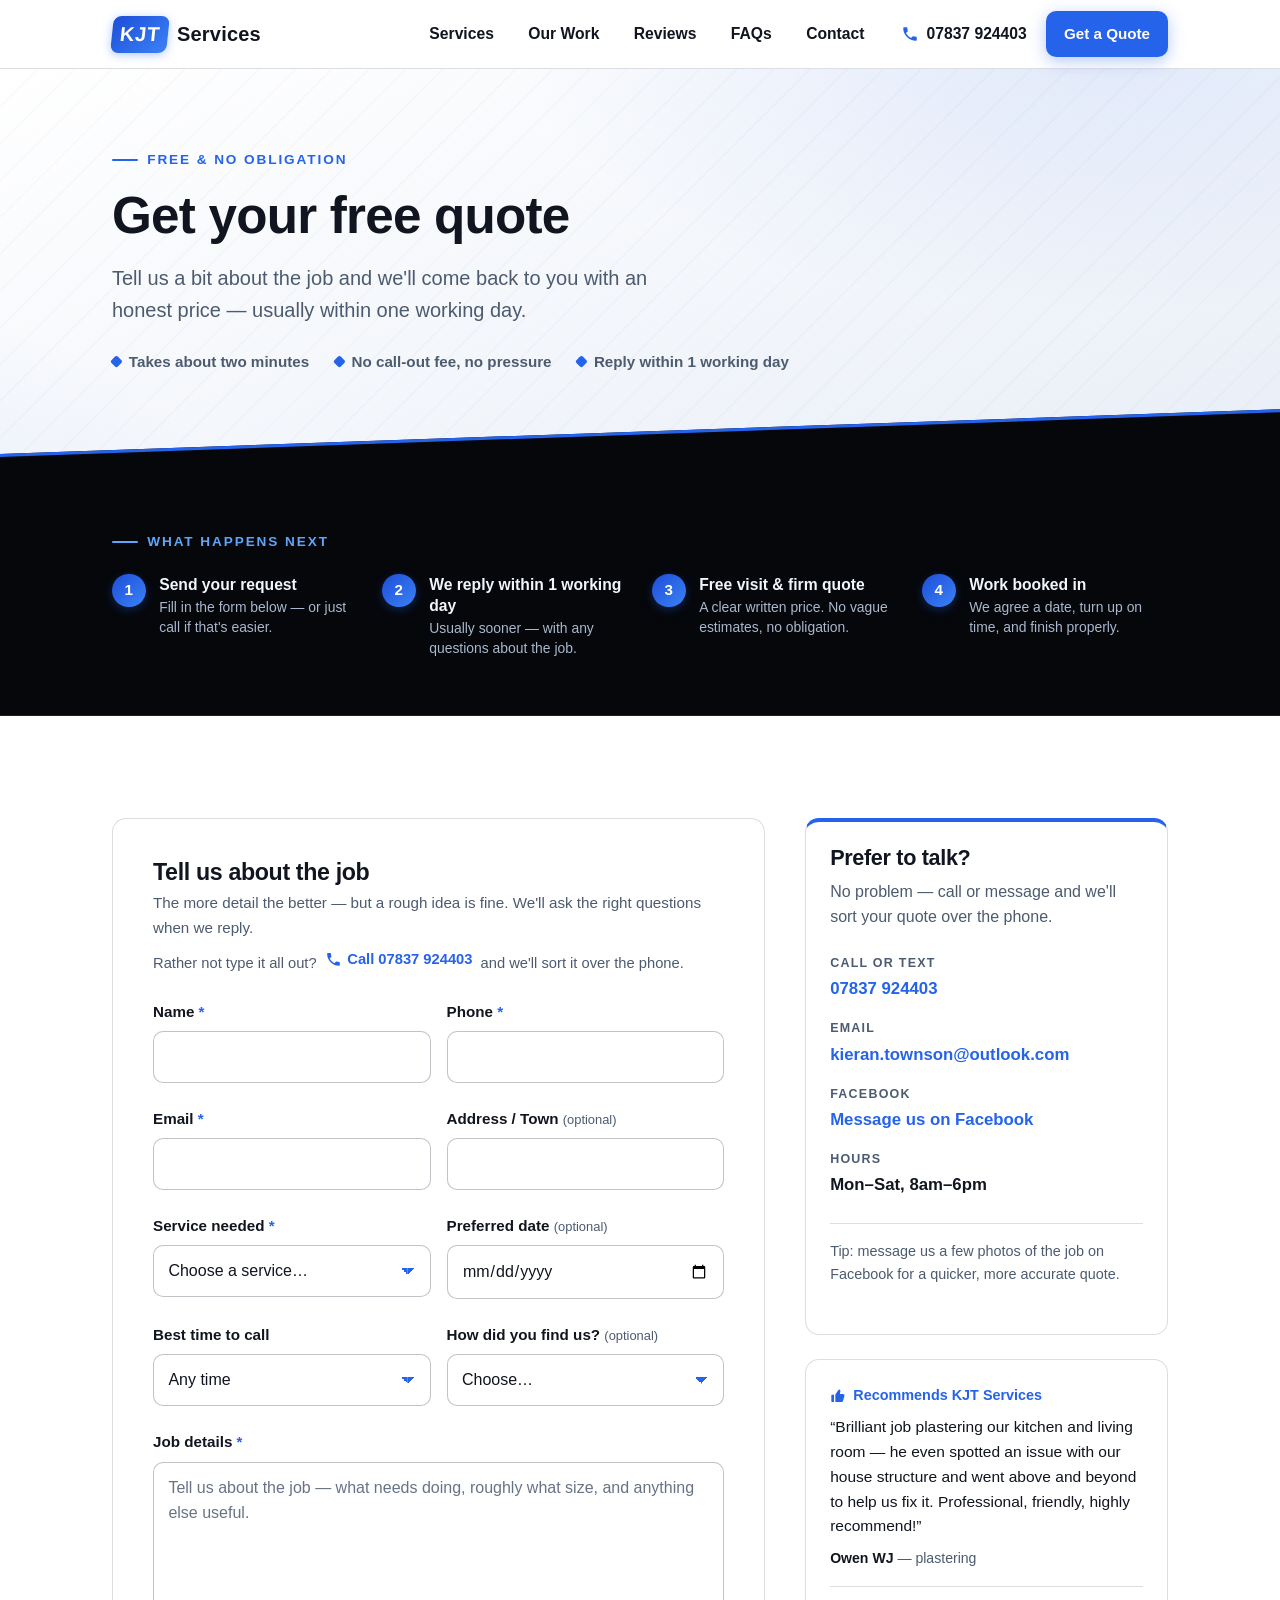
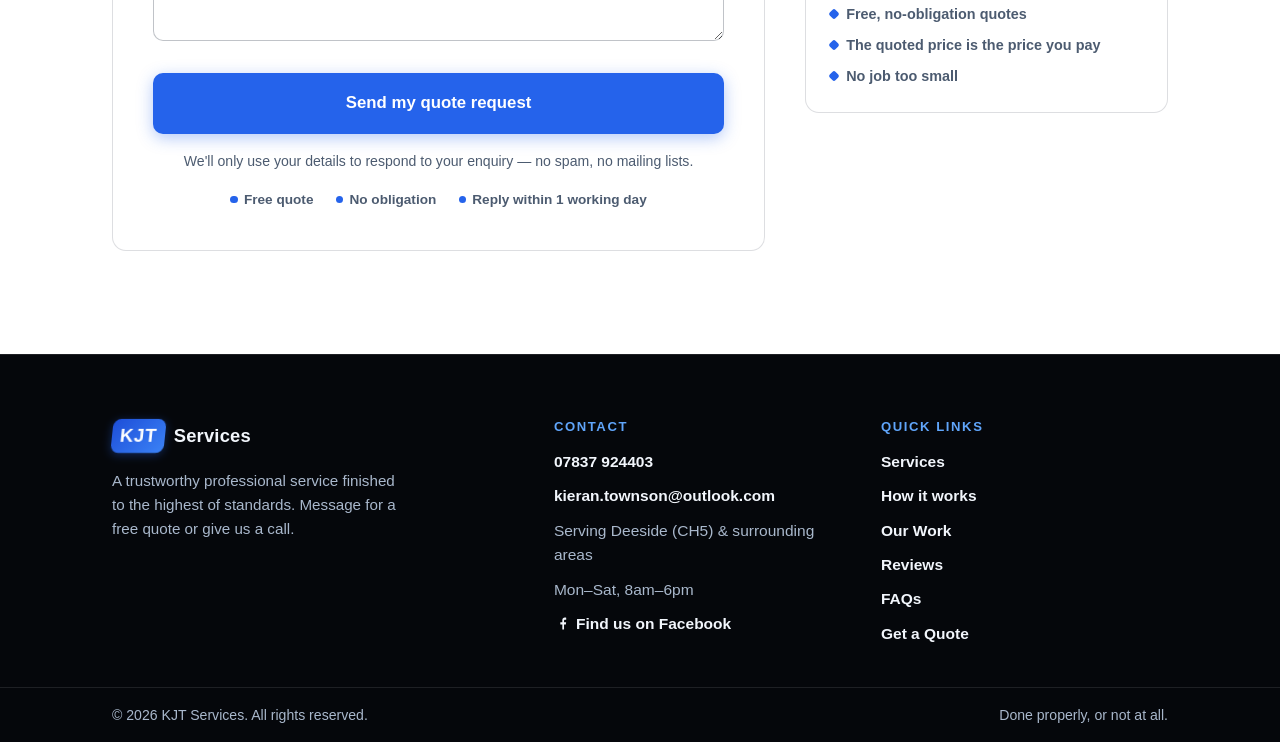
<file: quote.html>
<!DOCTYPE html>
<html lang="en-GB">
<head>
  <meta charset="UTF-8">
<!--
  ============================================================
  KJT SERVICES — QUOTE PAGE (v2)
  The quote form already sends to kieran.townson@outlook.com —
  see the comment above the <form> tag for the one-time
  activation step. Search this file for "EDIT:" to find the
  remaining placeholders (working hours, service list,
  response-time promise, og:url).
  ============================================================
-->
  <meta name="viewport" content="width=device-width, initial-scale=1.0">
  <!-- tints the browser chrome to match the light header -->
  <meta name="theme-color" content="#ffffff">
  <title>Get a Free Quote — KJT Services, Deeside (CH5)</title>
  <meta name="description" content="Request a free, no-obligation quote from KJT Services in Deeside (CH5) &amp; surrounding areas. Tell us about your home improvement or maintenance job and we'll reply within one working day. Call 07837 924403.">

  <!-- Open Graph (how this page looks when shared on Facebook etc.) -->
  <meta property="og:type" content="website">
  <meta property="og:site_name" content="KJT Services">
  <meta property="og:title" content="Get a Free Quote — KJT Services, Deeside (CH5)">
  <meta property="og:description" content="Tell us about the job and get a free, no-obligation quote back within one working day. Call 07837 924403 or use the two-minute form.">
  <meta property="og:locale" content="en_GB">
  <!-- EDIT: these URLs point at the GitHub Pages preview — change them
       (and the matching set in index.html) when the site moves to its
       own domain. -->
  <link rel="canonical" href="https://muzzylord123.github.io/kjt-services-preview/quote.html">
  <meta property="og:url" content="https://muzzylord123.github.io/kjt-services-preview/quote.html">
  <meta property="og:image" content="https://muzzylord123.github.io/kjt-services-preview/og-image.png">
  <meta property="og:image:width" content="1200">
  <meta property="og:image:height" content="630">
  <meta property="og:image:alt" content="KJT Services — home improvements and property maintenance in Deeside (CH5). Call 07837 924403.">
  <meta name="twitter:card" content="summary_large_image">

  <link rel="icon" href="data:image/svg+xml,%3Csvg xmlns='http://www.w3.org/2000/svg' viewBox='0 0 64 64'%3E%3Crect width='64' height='64' rx='14' fill='%23070b12'/%3E%3Ctext x='32' y='46' font-family='Arial,sans-serif' font-size='40' font-weight='800' text-anchor='middle' fill='%2360a5fa'%3EK%3C/text%3E%3C/svg%3E">
  <!-- iOS "Add to Home Screen" icon (iOS can't use the SVG favicon) -->
  <link rel="apple-touch-icon" href="apple-touch-icon.png">
  <link rel="stylesheet" href="styles.css">
  <!-- set before first paint so the mobile menu never flashes open -->
  <script>document.documentElement.classList.add("js")</script>

  <!-- EDIT: structured data for Google. Only CONFIRMED facts are
       published live (see the matching note in index.html for the
       address/areaServed/hours lines to add back once they're real). -->
  <script type="application/ld+json">
  {
    "@context": "https://schema.org",
    "@type": "HomeAndConstructionBusiness",
    "name": "KJT Services",
    "url": "https://muzzylord123.github.io/kjt-services-preview/",
    "image": "https://muzzylord123.github.io/kjt-services-preview/og-image.png",
    "description": "Home improvements and property maintenance in Deeside (CH5) and surrounding areas — a trustworthy professional service finished to the highest of standards. Free, no-obligation quotes.",
    "slogan": "A trustworthy professional service finished to the highest of standards",
    "founder": { "@type": "Person", "name": "Kieran Townson" },
    "telephone": "+447837924403",
    "email": "kieran.townson@outlook.com",
    "sameAs": ["https://www.facebook.com/p/KJT-Services-61572995855785/"],
    "address": { "@type": "PostalAddress", "addressLocality": "Deeside", "addressCountry": "GB" },
    "areaServed": "Deeside (CH5) and surrounding areas",
    "priceRange": "££"
  }
  </script>
</head>
<body>

  <a class="skip-link" href="#main">Skip to content</a>

  <!-- ======================= HEADER / NAV ======================= -->
  <header class="site-header" id="top">
    <div class="container nav-wrap">
      <a class="brand" href="index.html" aria-label="KJT Services — home">
        <span class="brand-mark" aria-hidden="true">KJT</span>
        <span class="brand-name">Services</span>
      </a>

      <div class="nav-actions">
        <a class="header-phone" href="tel:+447837924403" aria-label="Call 07837 924403">
          <svg class="icon" viewBox="0 0 24 24" aria-hidden="true" focusable="false"><path d="M6.6 10.8a15.5 15.5 0 0 0 6.6 6.6l2.2-2.2a1 1 0 0 1 1-.24 11.4 11.4 0 0 0 3.6.57 1 1 0 0 1 1 1V20a1 1 0 0 1-1 1A17 17 0 0 1 3 4a1 1 0 0 1 1-1h3.5a1 1 0 0 1 1 1 11.4 11.4 0 0 0 .57 3.6 1 1 0 0 1-.25 1z" fill="currentColor"/></svg>
          <span class="header-phone-num">07837 924403</span>
        </a>
        <a class="btn btn-primary header-cta" href="quote.html" aria-current="page">Get a Quote</a>
        <button class="nav-toggle" type="button" aria-expanded="false" aria-controls="site-nav">
          <span class="nav-toggle-bars" aria-hidden="true"></span>
          <span class="visually-hidden">Open menu</span>
        </button>
      </div>

      <nav class="site-nav" id="site-nav" aria-label="Main navigation">
        <ul>
          <li class="nav-phone"><a href="tel:+447837924403">Call 07837 924403</a></li>
          <li><a href="index.html#services">Services</a></li>
          <li><a href="index.html#gallery">Our Work</a></li>
          <li><a href="index.html#testimonials">Reviews</a></li>
          <li><a href="index.html#faq">FAQs</a></li>
          <li><a href="index.html#contact">Contact</a></li>
          <li class="nav-cta"><a class="btn btn-primary" href="quote.html" aria-current="page">Get a Quote</a></li>
        </ul>
      </nav>
    </div>
  </header>

  <main id="main">

    <!-- ======================= PAGE INTRO ======================= -->
    <section class="page-hero" aria-labelledby="quote-heading">
      <div class="container">
        <p class="eyebrow">Free &amp; no obligation</p>
        <h1 id="quote-heading">Get your free quote</h1>
        <p class="hero-sub">Tell us a bit about the job and we'll come back to you with an honest price — usually within one working day.</p>
        <ul class="hero-badges" aria-label="What to expect">
          <li>Takes about two minutes</li>
          <li>No call-out fee, no pressure</li>
          <!-- EDIT: guessed response-time promise — adjust if needed -->
          <li>Reply within 1 working day</li>
        </ul>
      </div>
      <div class="hero-slant" aria-hidden="true"></div>
    </section>

    <!-- ======================= WHAT HAPPENS NEXT ======================= -->
    <section class="next-steps" aria-labelledby="next-steps-heading">
      <div class="container">
        <h2 class="next-steps-title" id="next-steps-heading">What happens next</h2>
        <!-- role="list" restores list semantics that Safari/VoiceOver
             drop when list-style is removed -->
        <ol class="next-steps-grid" role="list">
          <li class="next-step">
            <span class="visually-hidden">Step 1:</span>
            <span class="next-num" aria-hidden="true">1</span>
            <span>
              <strong>Send your request</strong>
              <small>Fill in the form below — or just call if that's easier.</small>
            </span>
          </li>
          <li class="next-step">
            <span class="visually-hidden">Step 2:</span>
            <span class="next-num" aria-hidden="true">2</span>
            <span>
              <strong>We reply within 1 working day</strong>
              <!-- EDIT: guessed response-time promise — adjust if needed -->
              <small>Usually sooner — with any questions about the job.</small>
            </span>
          </li>
          <li class="next-step">
            <span class="visually-hidden">Step 3:</span>
            <span class="next-num" aria-hidden="true">3</span>
            <span>
              <strong>Free visit &amp; firm quote</strong>
              <small>A clear written price. No vague estimates, no obligation.</small>
            </span>
          </li>
          <li class="next-step">
            <span class="visually-hidden">Step 4:</span>
            <span class="next-num" aria-hidden="true">4</span>
            <span>
              <strong>Work booked in</strong>
              <small>We agree a date, turn up on time, and finish properly.</small>
            </span>
          </li>
        </ol>
      </div>
    </section>

    <!-- ======================= QUOTE FORM ======================= -->
    <section class="section" aria-label="Quote request form">
      <div class="container quote-layout">

        <div class="quote-form-wrap reveal">
          <div class="form-sent" id="quote-sent" role="status" tabindex="-1">
            <strong>Request sent — thank you.</strong>
            Kieran will reply within 1 working day, usually sooner. Need it faster? <a href="tel:+447837924403">Call 07837 924403</a>.
          </div>
          <h2 class="form-title">Tell us about the job</h2>
          <p class="form-intro">The more detail the better — but a rough idea is fine. We'll ask the right questions when we reply.</p>
          <p class="form-call-alt">Rather not type it all out? <a href="tel:+447837924403"><svg class="icon" viewBox="0 0 24 24" aria-hidden="true" focusable="false"><path d="M6.6 10.8a15.5 15.5 0 0 0 6.6 6.6l2.2-2.2a1 1 0 0 1 1-.24 11.4 11.4 0 0 0 3.6.57 1 1 0 0 1 1 1V20a1 1 0 0 1-1 1A17 17 0 0 1 3 4a1 1 0 0 1 1-1h3.5a1 1 0 0 1 1 1 11.4 11.4 0 0 0 .57 3.6 1 1 0 0 1-.25 1z" fill="currentColor"/></svg> Call 07837 924403</a> and we'll sort it over the phone.</p>
          <!--
            ============================================================
            QUOTE FORM — ONE-TIME ACTIVATION STILL NEEDED
            ============================================================
            1. The form below already sends every submission to
                 kieran.townson@outlook.com
               via FormSubmit (formsubmit.co) — a free service, no
               account needed.

            2. The FIRST time someone submits the form, FormSubmit
               emails that address a one-time ACTIVATION link. Click
               it once and every submission after that lands straight
               in the inbox.

               Tip: FormSubmit's activation email also gives you a
               random alias address (like abc123@formsubmit.co). If
               you put that in the action URL instead, the real
               email never appears in the page code.

            3. The hidden fields below are already set up:
                 _subject  — the subject line of the email you get
                 _captcha  — "false" turns off FormSubmit's captcha page
                 _template — "table" formats the email neatly
                 _honey    — an invisible honeypot field that traps
                             spam bots (leave it exactly as is)
            ============================================================
          -->
          <form action="https://formsubmit.co/kieran.townson@outlook.com" method="POST" class="quote-form" id="quote-form">
            <input type="hidden" name="_subject" value="New quote request from the KJT Services website">
            <input type="hidden" name="_captcha" value="false">
            <input type="hidden" name="_template" value="table">
            <!-- EDIT: change this to the final domain once live -->
            <input type="hidden" name="_next" value="https://muzzylord123.github.io/kjt-services-preview/quote.html?sent=1#quote-sent">
            <input type="text" name="_honey" style="display:none" tabindex="-1" autocomplete="off" aria-hidden="true">

            <div class="form-grid">
              <div class="field">
                <label for="name">Name <span class="req" aria-hidden="true">*</span></label>
                <input type="text" id="name" name="name" autocomplete="name" required>
              </div>

              <div class="field">
                <label for="phone">Phone <span class="req" aria-hidden="true">*</span></label>
                <input type="tel" id="phone" name="phone" autocomplete="tel" required>
              </div>

              <div class="field">
                <label for="email">Email <span class="req" aria-hidden="true">*</span></label>
                <input type="email" id="email" name="email" autocomplete="email" required>
              </div>

              <div class="field">
                <label for="address">Address / Town <span class="optional">(optional)</span></label>
                <input type="text" id="address" name="address" autocomplete="street-address">
              </div>

              <div class="field">
                <label for="service">Service needed <span class="req" aria-hidden="true">*</span></label>
                <!-- EDIT: keep these options in step with the Services section on index.html -->
                <select id="service" name="service" required>
                  <option value="" selected disabled>Choose a service…</option>
                  <option>General home improvements</option>
                  <option>Kitchen fitting / refresh</option>
                  <option>Bathroom fitting / refresh</option>
                  <option>Carpentry &amp; joinery</option>
                  <option>Plastering &amp; tiling</option>
                  <option>Repairs &amp; maintenance</option>
                  <option>Something else</option>
                </select>
              </div>

              <div class="field">
                <label for="date">Preferred date <span class="optional">(optional)</span></label>
                <input type="date" id="date" name="preferred_date">
              </div>

              <div class="field">
                <label for="best-time">Best time to call</label>
                <select id="best-time" name="best_time_to_call">
                  <option selected>Any time</option>
                  <option>Morning</option>
                  <option>Afternoon</option>
                  <option>Evening (after 5pm)</option>
                </select>
              </div>

              <div class="field">
                <label for="found-us">How did you find us? <span class="optional">(optional)</span></label>
                <select id="found-us" name="how_did_you_find_us">
                  <option value="" selected>Choose…</option>
                  <option>Facebook</option>
                  <option>Recommendation / word of mouth</option>
                  <option>Search engine</option>
                  <option>Somewhere else</option>
                </select>
              </div>

              <div class="field field-full">
                <label for="details">Job details <span class="req" aria-hidden="true">*</span></label>
                <textarea id="details" name="details" rows="6" required
                  placeholder="Tell us about the job — what needs doing, roughly what size, and anything else useful."></textarea>
              </div>
            </div>

            <button type="submit" class="btn btn-primary btn-lg btn-block">Send my quote request</button>
            <p class="form-note">We'll only use your details to respond to your enquiry — no spam, no mailing lists.</p>
            <ul class="form-reassure" aria-label="Reassurance">
              <li>Free quote</li>
              <li>No obligation</li>
              <!-- EDIT: guessed response-time promise — adjust if needed -->
              <li>Reply within 1 working day</li>
            </ul>
          </form>
        </div>

        <!-- ======================= SIDEBAR ======================= -->
        <aside class="quote-aside" aria-label="Other ways to get in touch">

          <div class="talk-card reveal" aria-labelledby="talk-heading">
            <h2 id="talk-heading">Prefer to talk?</h2>
            <p>No problem — call or message and we'll sort your quote over the phone.</p>
            <ul class="talk-list">
              <li>
                <span class="talk-label">Call or text</span>
                <a class="talk-value" href="tel:+447837924403">07837 924403</a>
              </li>
              <li>
                <span class="talk-label">Email</span>
                <a class="talk-value" href="mailto:kieran.townson@outlook.com">kieran.townson@outlook.com</a>
              </li>
              <li>
                <span class="talk-label">Facebook</span>
                <a class="talk-value" href="https://www.facebook.com/p/KJT-Services-61572995855785/" rel="noopener" target="_blank">Message us on Facebook</a>
              </li>
              <li>
                <span class="talk-label">Hours</span>
                <!-- EDIT: replace with your real working hours -->
                <span class="talk-value">Mon–Sat, 8am–6pm</span>
              </li>
            </ul>
            <p class="talk-tip">Tip: message us a few photos of the job on Facebook for a quicker, more accurate quote.</p>
          </div>

          <!-- Real review from the KJT Services Facebook page,
               lightly condensed -->
          <div class="trust-mini reveal" aria-label="Recent customer review">
            <p class="t-rec"><svg viewBox="0 0 24 24" aria-hidden="true" focusable="false"><path d="M3 10h3v11H3a1 1 0 0 1-1-1v-9a1 1 0 0 1 1-1zm5 11V9.6L12.6 3a1.7 1.7 0 0 1 3 1.4L14.8 9H19a2.6 2.6 0 0 1 2.5 3.3l-1.7 6A2.6 2.6 0 0 1 17.3 21z" fill="currentColor"/></svg>Recommends KJT Services</p>
            <blockquote>
              <p>“Brilliant job plastering our kitchen and living room — he even spotted an issue with our house structure and went above and beyond to help us fix it. Professional, friendly, highly recommend!”</p>
              <footer><cite>Owen WJ</cite> — plastering</footer>
            </blockquote>
            <ul class="trust-mini-list">
              <li>Free, no-obligation quotes</li>
              <li>The quoted price is the price you pay</li>
              <li>No job too small</li>
            </ul>
          </div>

        </aside>

      </div>
    </section>

  </main>

  <!-- ======================= FOOTER ======================= -->
  <footer class="site-footer" id="contact">
    <div class="container footer-grid">
      <div class="footer-col">
        <p class="brand footer-brand"><span class="brand-mark" aria-hidden="true">KJT</span> <span class="brand-name">Services</span></p>
        <p class="footer-blurb">A trustworthy professional service finished to the highest of standards. Message for a free quote or give us a call.</p>
      </div>

      <div class="footer-col">
        <h2 class="footer-heading">Contact</h2>
        <ul class="footer-list">
          <li>
            <a href="tel:+447837924403">07837 924403</a>
          </li>
          <li>
            <a href="mailto:kieran.townson@outlook.com">kieran.townson@outlook.com</a>
          </li>
          <li>
            Serving Deeside (CH5) &amp; surrounding areas
          </li>
          <li>
            <!-- EDIT: replace with your real working hours -->
            Mon–Sat, 8am–6pm
          </li>
          <li>
            <a href="https://www.facebook.com/p/KJT-Services-61572995855785/" rel="noopener" target="_blank">
              <svg class="icon" viewBox="0 0 24 24" aria-hidden="true" focusable="false"><path d="M13.5 21v-7h2.4l.4-3h-2.8V9.1c0-.9.3-1.5 1.6-1.5h1.3V4.9c-.2 0-1-.1-1.9-.1-1.9 0-3.3 1.2-3.3 3.4V11H8.5v3h2.7v7z" fill="currentColor"/></svg>
              Find us on Facebook
            </a>
          </li>
        </ul>
      </div>

      <div class="footer-col">
        <h2 class="footer-heading">Quick links</h2>
        <ul class="footer-list">
          <li><a href="index.html#services">Services</a></li>
          <li><a href="index.html#how">How it works</a></li>
          <li><a href="index.html#gallery">Our Work</a></li>
          <li><a href="index.html#testimonials">Reviews</a></li>
          <li><a href="index.html#faq">FAQs</a></li>
          <li><a href="quote.html">Get a Quote</a></li>
        </ul>
      </div>
    </div>

    <div class="footer-bottom">
      <div class="container">
        <p>&copy; 2026 KJT Services. All rights reserved.</p>
        <p>Done properly, or not at all.</p>
      </div>
    </div>
  </footer>

  <!-- back to top: a plain anchor, so it still works without JS;
       script.js only handles fading it in after you scroll -->
  <a class="back-to-top" href="#top" aria-label="Back to top">
    <svg viewBox="0 0 24 24" aria-hidden="true" focusable="false"><path d="M12 19V5M5.5 11.5 12 5l6.5 6.5" fill="none" stroke="currentColor" stroke-width="2.5" stroke-linecap="round" stroke-linejoin="round"/></svg>
  </a>

  <script src="script.js" defer></script>
</body>
</html>
</file>
<file: styles.css>
/* ============================================================
   KJT SERVICES — shared stylesheet (index.html + quote.html)
   v3 — primary white, secondary black bands, blue accent.
   System font stack, no external assets — works fully offline.
   ============================================================ */

/* ---------- Design tokens ---------- */
:root {
  color-scheme: light;
  /* blacks (blue-tinted) — used by the dark bands: header, hero,
     stats strip, "what happens next", footer, lightbox */
  --navy-950: #05070b;
  --navy-900: #0b0e14;
  --navy-800: #131820;
  --navy-700: #1e2634;
  /* whites — page and card surfaces */
  --paper:      #ffffff;
  --paper-alt:  #f2f5f9;
  --paper-deep: #e9edf4;
  --card:       #ffffff;
  --line:      rgba(15, 25, 45, 0.14);
  --line-soft: rgba(15, 25, 45, 0.26);

  --blue:       #2563eb;
  --blue-light: #60a5fa;
  --blue-hover: #1d4ed8;
  --blue-soft:  rgba(37, 99, 235, 0.12);
  --blue-line:  rgba(37, 99, 235, 0.45);
  --grad-accent:  linear-gradient(135deg, #1d4ed8, #3b82f6);
  /* fixed strong blue for filled controls — deliberately NOT
     re-declared inside the dark bands, so buttons stay identical */
  --accent-solid: #2563eb;
  --accent-solid-hover: #1d4ed8;

  --text:      #10151f;
  --text-mute: #4c5b70;
  --text-on-blue: #ffffff;

  --font: -apple-system, BlinkMacSystemFont, "Segoe UI", Roboto,
          Helvetica, Arial, sans-serif;

  /* spacing scale */
  --s-1: 0.25rem;
  --s-2: 0.5rem;
  --s-3: 1rem;
  --s-4: 1.5rem;
  --s-5: 2.5rem;
  --s-6: 4rem;
  --s-7: 6rem;

  --radius: 14px;
  --radius-sm: 10px;
  --shadow: 0 10px 30px rgba(20, 35, 70, 0.14);
  --shadow-sm: 0 4px 14px rgba(20, 35, 70, 0.1);
  --header-h: 4.25rem;
}

/* ---------- Reset / base ---------- */
*,
*::before,
*::after { box-sizing: border-box; margin: 0; padding: 0; }

html {
  scroll-behavior: smooth;
  scroll-padding-top: calc(var(--header-h) + 1rem);
  /* matches the white header/hero so iOS rubber-band overscroll at the
     top of the page blends in (the common overscroll direction) */
  background: var(--paper);
  scrollbar-color: #a9bad2 var(--paper-alt);
}

@media (prefers-reduced-motion: reduce) {
  html { scroll-behavior: auto; }
  *, *::before, *::after {
    animation-duration: 0.01ms !important;
    transition-duration: 0.01ms !important;
  }
  /* neutralise every hover/active transform so nothing jumps */
  .btn:hover, .btn:active, .card:hover, .tile-btn:hover, .tile-btn:active,
  .testimonial:hover, .benefit:hover, .step:hover, .chip:hover,
  .t-dot:hover, .t-dot:active,
  .lightbox-close:hover, .back-to-top:hover,
  .link-more:hover .arrow,
  .card:hover .card-cta .arrow { transform: none !important; }
}

html, body { overflow-x: clip; }

body {
  font-family: var(--font);
  font-size: 1rem;
  line-height: 1.6;
  color: var(--text);
  background: var(--paper);
  -webkit-font-smoothing: antialiased;
}

/* Black is the SECONDARY colour: it appears only in these supporting
   bands. Everything inside them re-themes automatically through these
   scoped token overrides — components only read tokens, never raw
   colours. */
.stats-strip, .next-steps, .site-footer, .lightbox {
  --text: #f2f6fc;
  --text-mute: #a9b8cc;
  --line: rgba(255, 255, 255, 0.1);
  --line-soft: rgba(255, 255, 255, 0.22);
  --blue: #60a5fa;      /* lighter accent for AA contrast on black */
  --blue-soft: rgba(96, 165, 250, 0.16);
  --blue-line: rgba(96, 165, 250, 0.5);
  --card: var(--navy-800);
  color: var(--text);
}

img, svg { max-width: 100%; height: auto; display: block; }

a { color: var(--blue); text-decoration: none; }
@media (hover: hover) {
  a:hover { text-decoration: underline; }
}

/* suppress iOS's grey tap-flash rectangle on custom controls — the
   :active and :focus-visible styles provide the pressed feedback */
a, button, summary, input, textarea, select {
  -webkit-tap-highlight-color: transparent;
}

ul, ol { list-style: none; }

h1, h2, h3 { line-height: 1.15; letter-spacing: -0.015em; font-weight: 800; }

.icon { width: 1.15em; height: 1.15em; display: inline-block; vertical-align: -0.2em; }

:focus-visible {
  outline: 3px solid var(--blue);
  outline-offset: 3px;
  border-radius: 4px;
}

.visually-hidden {
  position: absolute; width: 1px; height: 1px;
  margin: -1px; padding: 0; overflow: hidden;
  clip: rect(0 0 0 0); white-space: nowrap; border: 0;
}

.skip-link {
  position: absolute; left: 0.75rem; top: -3.5rem; z-index: 200;
  padding: 0.6rem 1rem; background: var(--blue);
  color: var(--text-on-blue); font-weight: 700;
  border-radius: 0 0 var(--radius-sm) var(--radius-sm);
  transition: top 0.2s ease;
}
.skip-link:focus { top: 0; text-decoration: none; }

.container {
  width: 100%;
  max-width: 1120px;
  margin-inline: auto;
  padding-inline: clamp(1.1rem, 4vw, 2rem);
}

/* ---------- Buttons ---------- */
.btn {
  display: inline-flex; align-items: center; justify-content: center;
  gap: 0.5rem;
  padding: 0.7rem 1.35rem;
  border: 2px solid transparent;
  border-radius: var(--radius-sm);
  font: inherit; font-weight: 700;
  cursor: pointer; text-decoration: none;
  transition: transform 0.18s ease, background 0.18s ease,
              border-color 0.18s ease, box-shadow 0.18s ease,
              color 0.18s ease;
}
@media (hover: hover) {
  .btn:hover { text-decoration: none; transform: translateY(-2px); }
}
.btn:active { transform: translateY(0); }

.btn-primary {
  background: var(--accent-solid);
  color: var(--text-on-blue);
  box-shadow: 0 4px 16px rgba(37, 99, 235, 0.35);
}
@media (hover: hover) {
  .btn-primary:hover { background: var(--accent-solid-hover); box-shadow: 0 6px 22px rgba(37, 99, 235, 0.45); }
}

.btn-ghost {
  background: transparent;
  color: var(--text);
  border-color: var(--line-soft);
}
@media (hover: hover) {
  .btn-ghost:hover { border-color: var(--blue); color: var(--blue); }
}

.btn-dark {
  background: var(--navy-900);
  color: #fff;
  box-shadow: 0 4px 16px rgba(0, 0, 0, 0.3);
}
@media (hover: hover) {
  .btn-dark:hover { background: var(--navy-950); }
}

/* white-outline button for use ON the blue CTA band */
.btn-ghost-dark {
  background: transparent;
  color: var(--text-on-blue);
  border-color: rgba(255, 255, 255, 0.55);
}
@media (hover: hover) {
  .btn-ghost-dark:hover { border-color: #ffffff; background: rgba(255, 255, 255, 0.12); }
}

.btn-lg { padding: 0.95rem 1.9rem; font-size: 1.05rem; }
.btn-block { width: 100%; }

/* ---------- Header / nav ---------- */
.site-header {
  position: sticky; top: 0; z-index: 100;
  background: rgba(255, 255, 255, 0.92);
  -webkit-backdrop-filter: blur(8px); /* Safari < 18 */
  backdrop-filter: blur(8px);
  border-bottom: 1px solid var(--line);
  transition: box-shadow 0.25s ease;
}
.site-header.scrolled { box-shadow: 0 6px 24px rgba(20, 35, 70, 0.16); }

.nav-wrap {
  display: flex; align-items: center; justify-content: space-between;
  gap: var(--s-3);
  min-height: var(--header-h);
  position: relative;
}

.brand {
  display: inline-flex; align-items: center; gap: 0.55rem;
  font-size: 1.25rem; font-weight: 800; color: var(--text);
}
.brand:hover { text-decoration: none; }

.brand-mark {
  display: inline-grid; place-items: center;
  padding: 0.15rem 0.5rem;
  background: var(--grad-accent);
  color: var(--text-on-blue);
  border-radius: 8px;
  letter-spacing: 0.04em;
  transform: skewX(-6deg);
  box-shadow: 0 2px 10px rgba(37, 99, 235, 0.35);
}
.brand-name { letter-spacing: 0.01em; }

.nav-toggle {
  display: none;
  align-items: center; justify-content: center;
  min-width: 44px; min-height: 44px;
  background: none;
  border: 1px solid var(--line);
  cursor: pointer;
  padding: 0.7rem;
  border-radius: var(--radius-sm);
}
.nav-toggle-bars,
.nav-toggle-bars::before,
.nav-toggle-bars::after {
  content: ""; display: block;
  width: 26px; height: 3px;
  background: var(--text);
  border-radius: 2px;
  transition: transform 0.25s ease, opacity 0.25s ease;
}
.nav-toggle-bars { position: relative; }
.nav-toggle-bars::before { position: absolute; top: -8px; }
.nav-toggle-bars::after  { position: absolute; top: 8px; }

.nav-open .nav-toggle-bars { background: transparent; }
.nav-open .nav-toggle-bars::before { transform: translateY(8px) rotate(45deg); }
.nav-open .nav-toggle-bars::after  { transform: translateY(-8px) rotate(-45deg); }

/* Windows High Contrast strips author backgrounds, which would blank
   the hamburger bars and the selects' CSS-drawn dropdown arrow */
@media (forced-colors: active) {
  .nav-toggle-bars,
  .nav-toggle-bars::before,
  .nav-toggle-bars::after { background: ButtonText; }
  .nav-open .nav-toggle-bars { background: transparent; }
  .field select { appearance: auto; background-image: none; padding-right: 0.9rem; }
}

.site-nav ul {
  display: flex; align-items: center;
  gap: clamp(0.1rem, 1.5vw, 0.75rem);
}
.site-nav a:not(.btn) {
  display: block;
  padding: 0.5rem 0.7rem;
  color: var(--text);
  font-weight: 600;
  font-size: 0.98rem;
  border-radius: var(--radius-sm);
  transition: color 0.18s ease;
}
.site-nav a:not(.btn):hover { color: var(--blue); text-decoration: none; }

.nav-actions { display: flex; align-items: center; gap: 0.6rem; }

/* Compact "Get a Quote" that is ALWAYS visible in the header — beside
   the hamburger on mobile, at the end of the nav row on desktop — so
   the main call-to-action is never hidden inside a menu. */
.header-cta { padding: 0.55rem 1rem; font-size: 0.95rem; white-space: nowrap; }

/* header phone link — full number on wide screens, icon-only below
   1060px so a call is one tap away at every scroll depth on mobile */
.header-phone {
  display: inline-flex;
  align-items: center; gap: 0.45rem;
  color: var(--text); font-weight: 700; font-size: 0.98rem;
  padding: 0.45rem 0.6rem; border-radius: var(--radius-sm);
  white-space: nowrap;
}
.header-phone:hover { color: var(--blue); text-decoration: none; }
.header-phone .icon { color: var(--blue); }
@media (max-width: 1059.98px) {
  .header-phone-num { display: none; } /* aria-label keeps the name */
  .header-phone {
    min-width: 44px; min-height: 44px;
    justify-content: center;
    padding: 0.45rem;
  }
  .header-phone .icon { width: 1.35em; height: 1.35em; }
}

/* call link inside the mobile menu (hidden on desktop rows) */
.nav-phone a { color: var(--blue) !important; }

/* very narrow phones (320-400px): the full brand + CTA + hamburger row
   is wider than the viewport, and overflow-x:clip would push the menu
   button off-screen unopenable — shrink the row so it always fits */
@media (max-width: 399.98px) {
  .brand-name { display: none; } /* the KJT mark + aria-label carry the brand */
  .nav-wrap { gap: 0.5rem; }
  .nav-actions { gap: 0.4rem; }
  .header-cta { padding: 0.55rem 0.8rem; }
}

/* Desktop nav layout: brand | links | phone + CTA */
@media (min-width: 880px) {
  .site-nav { order: 2; margin-left: auto; }
  .nav-actions { order: 3; }
  .nav-cta { display: none; }           /* the header CTA covers it */
  .nav-phone { display: none; }         /* the header phone covers it */
}

/* Mobile nav (hamburger) — collapses under 880px so the five nav
   links plus the always-visible CTA never crowd the header row.
   The "js" class is added by script.js; without JS the menu simply
   stays visible (stacked) so nothing is ever unreachable. */
@media (max-width: 879.98px) {
  .js .nav-toggle { display: inline-flex; }

  .js .site-nav {
    position: absolute;
    top: 100%; left: 0; right: 0;
    background: var(--paper);
    border-bottom: 1px solid var(--line);
    box-shadow: var(--shadow);
    display: none;
    /* short landscape viewports: the open menu sits inside the sticky
       header and can't scroll with the page — scroll it internally
       rather than clipping its last items off-screen */
    max-height: calc(100vh - var(--header-h));
    max-height: calc(100dvh - var(--header-h));
    overflow-y: auto;
  }
  .js .nav-open .site-nav { display: block; }

  .site-nav ul {
    flex-direction: column; align-items: stretch;
    gap: 0.25rem;
    padding: var(--s-3) clamp(1.1rem, 4vw, 2rem) var(--s-4);
  }
  .site-nav a:not(.btn) { padding: 0.85rem 0.75rem; font-size: 1.05rem; }
  .nav-cta { margin: 0.5rem 0 0; }
  .nav-cta .btn { width: 100%; }

  /* no-JS fallback: stacked menu below the brand row */
  html:not(.js) .nav-wrap { flex-wrap: wrap; }
  html:not(.js) .site-nav { width: 100%; }
}

/* ---------- Hero ---------- */
.hero,
.page-hero {
  position: relative;
  background:
    radial-gradient(60rem 30rem at 85% -10%, rgba(37, 99, 235, 0.1), transparent 60%),
    radial-gradient(40rem 24rem at -10% 110%, rgba(37, 99, 235, 0.05), transparent 55%),
    linear-gradient(160deg, #ffffff 0%, #f3f6fb 55%, #e8eef7 100%);
  overflow: hidden;
}
.hero::before,
.page-hero::before {
  content: "";
  position: absolute; inset: 0;
  background: repeating-linear-gradient(
    135deg,
    rgba(15, 25, 45, 0.02) 0 2px,
    transparent 2px 26px
  );
  pointer-events: none;
}

.hero-inner {
  position: relative;
  display: grid;
  gap: var(--s-5);
  padding-block: clamp(3.5rem, 9vw, 6.5rem) clamp(5rem, 11vw, 8.5rem);
  align-items: center;
}
@media (min-width: 960px) {
  .hero-inner { grid-template-columns: minmax(0, 1.15fr) minmax(0, 0.85fr); gap: var(--s-6); }
}

.eyebrow {
  display: flex; align-items: center; gap: 0.6rem;
  color: var(--blue);
  font-weight: 700;
  font-size: 0.85rem;
  letter-spacing: 0.14em;
  text-transform: uppercase;
  margin-bottom: var(--s-3);
}
.eyebrow::before {
  content: "";
  width: 1.6rem; height: 2px;
  background: var(--blue);
  border-radius: 2px;
  flex: none;
}

.hero h1 {
  font-size: clamp(2.1rem, 5.6vw, 3.9rem);
  max-width: 18ch;
  margin-bottom: var(--s-4);
}
.hero h1 em {
  font-style: normal;
  color: var(--blue);
}

.hero-sub {
  font-size: clamp(1.05rem, 2vw, 1.25rem);
  color: var(--text-mute);
  max-width: 52ch;
  margin-bottom: var(--s-5);
}

.hero-actions {
  display: flex; flex-wrap: wrap; gap: var(--s-3);
  margin-bottom: var(--s-5);
}

.hero-badges {
  display: flex; flex-wrap: wrap;
  gap: 0.6rem 1.6rem;
  color: var(--text-mute);
  font-weight: 600;
  font-size: 0.95rem;
}
.hero-badges li { display: flex; align-items: center; gap: 0.5rem; }
.hero-badges li::before {
  content: "";
  width: 0.55rem; height: 0.55rem;
  background: var(--blue);
  border-radius: 2px;
  transform: rotate(45deg);
  flex: none;
}

/* hero trust card — the "reason to believe" panel beside the headline */
.hero-card {
  position: relative;
  background: rgba(255, 255, 255, 0.85);
  border: 1px solid var(--line-soft);
  border-radius: var(--radius);
  padding: clamp(1.25rem, 3vw, 1.9rem);
  box-shadow: var(--shadow);
  -webkit-backdrop-filter: blur(6px); /* Safari < 18 */
  backdrop-filter: blur(6px);
}
.hero-card::before {
  content: "";
  position: absolute; top: 0; left: 0; right: 0;
  height: 4px;
  background: linear-gradient(90deg, var(--blue), transparent 75%);
  border-radius: var(--radius) var(--radius) 0 0;
}

.hero-card-rating {
  display: flex; align-items: center; gap: 0.75rem;
  padding-bottom: var(--s-3);
  margin-bottom: var(--s-3);
  border-bottom: 1px solid var(--line);
}
.hero-card-rating strong { display: block; font-size: 1rem; }
.hero-card-rating small { color: var(--text-mute); font-size: 0.85rem; }

.hero-card-list { display: grid; gap: 0.8rem; }
.hero-card-list li {
  display: flex; gap: 0.7rem; align-items: flex-start;
  font-size: 0.97rem;
}
.hero-card-list .check {
  flex: none;
  width: 1.35rem; height: 1.35rem;
  margin-top: 0.15rem;
  display: grid; place-items: center;
  background: var(--blue-soft);
  color: var(--blue);
  border-radius: 50%;
}
.hero-card-list .check svg { width: 0.8rem; height: 0.8rem; }
.hero-card-list strong { display: block; }
.hero-card-list small { color: var(--text-mute); font-size: 0.88rem; line-height: 1.45; display: block; }

.hero-card-note {
  margin-top: var(--s-3);
  padding-top: var(--s-3);
  border-top: 1px solid var(--line);
  color: var(--text-mute);
  font-size: 0.88rem;
}
.hero-card-note a { font-weight: 700; }

/* diagonal bottom edge on hero */
.hero-slant {
  position: absolute;
  left: -5%; right: -5%; bottom: -1px;
  height: clamp(2.5rem, 6vw, 4.5rem);
  background: var(--navy-900);
  transform: skewY(-2deg);
  transform-origin: bottom right;
  border-top: 3px solid var(--blue);
}
/* the stats strip sits straight after the hero, so match its colour */
.hero .hero-slant { background: var(--navy-950); }

/* quote-page hero (shorter) */
.page-hero .container { position: relative; padding-block: clamp(3rem, 7vw, 5rem) clamp(4.5rem, 9vw, 6.5rem); }
.page-hero h1 { font-size: clamp(2rem, 5vw, 3.2rem); margin-bottom: var(--s-3); }
.page-hero .hero-sub { margin-bottom: 0; }
.page-hero .hero-badges { margin-top: var(--s-4); }
.page-hero .hero-slant { background: var(--navy-950); }

/* ---------- Stats / trust strip ---------- */
.stats-strip {
  background: var(--navy-950);
  border-bottom: 1px solid var(--line);
}
.stats-grid {
  display: grid;
  grid-template-columns: repeat(2, 1fr);
  gap: var(--s-4) var(--s-3);
  padding-block: clamp(1.8rem, 4vw, 2.8rem);
}
@media (min-width: 720px) { .stats-grid { grid-template-columns: repeat(4, 1fr); } }

.stat { text-align: center; position: relative; }
@media (min-width: 720px) {
  .stat + .stat::before {
    content: "";
    position: absolute; left: 0; top: 15%; bottom: 15%;
    width: 1px; background: var(--line);
  }
}
.stat-num {
  display: block;
  font-size: clamp(1.8rem, 4vw, 2.5rem);
  font-weight: 800;
  line-height: 1.15;
  letter-spacing: -0.02em;
  color: var(--blue);
}
.stat-label {
  display: block;
  color: var(--text-mute);
  font-weight: 600;
  font-size: 0.92rem;
}

/* ---------- Sections ---------- */
.section { padding-block: clamp(3.75rem, 8vw, 6.5rem); }
.section-alt {
  background: var(--paper-alt);
  border-top: 1px solid var(--line);
  border-bottom: 1px solid var(--line);
}
.section-deep { background: var(--paper-deep); border-top: 1px solid var(--line); border-bottom: 1px solid var(--line); }
/* adjacent tinted bands would stack two hairlines into one muddy 2px
   seam — let them share a single border instead */
.section-deep + .section-alt,
.section-alt + .section-deep { border-top: 0; }

.section-title {
  font-size: clamp(1.7rem, 4vw, 2.6rem);
  margin-bottom: var(--s-3);
  max-width: 26ch;
}
.section-lead {
  color: var(--text-mute);
  max-width: 56ch;
  margin-bottom: var(--s-5);
  font-size: 1.05rem;
}

/* section header row with an optional action link on the right */
.section-head { display: flex; align-items: flex-end; justify-content: space-between; gap: var(--s-4); flex-wrap: wrap; }
.section-head .section-lead { margin-bottom: 0; }
.section-head-copy { max-width: 40rem; }
.section-head + * { margin-top: var(--s-5); }

.link-more {
  font-weight: 700;
  display: inline-flex; align-items: center; gap: 0.4rem;
  white-space: nowrap;
}
.link-more .arrow { transition: transform 0.18s ease; }
@media (hover: hover) {
  .link-more:hover .arrow { transform: translateX(4px); }
}

/* ---------- Service cards ---------- */
.card-grid {
  display: grid;
  grid-template-columns: repeat(auto-fit, minmax(17rem, 1fr));
  gap: var(--s-4);
}

.card {
  position: relative;
  background: var(--card);
  border: 1px solid var(--line);
  border-radius: var(--radius);
  padding: var(--s-4);
  overflow: hidden;
  display: flex; flex-direction: column;
  transition: transform 0.22s ease, border-color 0.22s ease, box-shadow 0.22s ease;
}
.card::before {
  content: "";
  position: absolute; top: 0; left: 0;
  width: 3rem; height: 4px;
  background: var(--grad-accent);
  border-radius: 0 0 4px 0;
  transition: width 0.3s ease;
}
@media (hover: hover) {
  .card:hover {
    transform: translateY(-5px);
    border-color: var(--blue-line);
    box-shadow: var(--shadow);
  }
  .card:hover::before { width: 100%; }
}

.card-icon {
  width: 3.4rem; height: 3.4rem;
  display: grid; place-items: center;
  background: var(--blue-soft);
  color: var(--blue);
  border-radius: var(--radius-sm);
  margin-bottom: var(--s-3);
  transition: background 0.22s ease, color 0.22s ease;
}
.card-icon svg { width: 2rem; height: 2rem; }
@media (hover: hover) {
  .card:hover .card-icon { background: var(--blue); color: var(--text-on-blue); }
}

.card h3 { font-size: 1.2rem; margin-bottom: var(--s-2); }
.card p { color: var(--text-mute); font-size: 0.97rem; flex: 1; }

.card-cta {
  margin-top: var(--s-2);
  font-weight: 700;
  font-size: 0.92rem;
  display: inline-flex; align-items: center; gap: 0.4rem;
  /* pad the tap target to ~44px tall without changing the visual
     rhythm — the negative margin re-absorbs the added height */
  padding: 0.65rem 0.5rem 0.65rem 0;
  margin-bottom: -0.65rem;
}
.card-cta .arrow { transition: transform 0.18s ease; }
@media (hover: hover) {
  .card:hover .card-cta .arrow { transform: translateX(4px); }
}

.services-note {
  margin-top: var(--s-5);
  color: var(--text-mute);
  font-weight: 600;
}

/* ---------- "How it works" steps ---------- */
.steps {
  display: grid;
  gap: var(--s-4);
}
@media (min-width: 800px) { .steps { grid-template-columns: repeat(4, 1fr); } }

.step {
  position: relative;
  background: var(--card);
  border: 1px solid var(--line);
  border-radius: var(--radius);
  padding: var(--s-4);
  transition: transform 0.22s ease, border-color 0.22s ease;
}
@media (hover: hover) {
  .step:hover { transform: translateY(-4px); border-color: var(--blue-line); }
}

/* dashed connector between steps on desktop */
@media (min-width: 800px) {
  .step:not(:last-child)::after {
    content: "";
    position: absolute;
    top: calc(var(--s-4) + 1.3rem);
    right: calc(-1 * var(--s-4));
    width: var(--s-4);
    border-top: 2px dashed rgba(37, 99, 235, 0.4);
  }
}

.step-num {
  width: 2.6rem; height: 2.6rem;
  display: grid; place-items: center;
  background: var(--grad-accent);
  color: var(--text-on-blue);
  font-weight: 800;
  font-size: 1.1rem;
  border-radius: 50%;
  margin-bottom: var(--s-3);
  box-shadow: 0 4px 14px rgba(37, 99, 235, 0.35);
}
.step h3 { font-size: 1.1rem; margin-bottom: var(--s-2); }
.step p { color: var(--text-mute); font-size: 0.95rem; }

/* ---------- Gallery ---------- */
.gallery-grid {
  display: grid;
  grid-template-columns: repeat(3, 1fr);
  gap: var(--s-4);
}
@media (max-width: 899.98px) { .gallery-grid { grid-template-columns: repeat(2, 1fr); } }
@media (max-width: 559.98px) { .gallery-grid { grid-template-columns: 1fr; } }

/* five tiles in a 3-column grid leave an empty cell — feature the
   first tile across two columns instead (2+1 over 3). A landscape
   photo suits that slot best; see the photo-swap comment in the HTML */
@media (min-width: 900px) {
  .gallery-grid .tile:first-child { grid-column: span 2; }
  .gallery-grid .tile:first-child .tile-btn svg,
  .gallery-grid .tile:first-child .tile-btn img { aspect-ratio: 8 / 3; }
}

.tile { margin: 0; }

.tile-btn {
  display: block; width: 100%;
  padding: 0; border: 1px solid var(--line);
  border-radius: var(--radius);
  overflow: hidden;
  cursor: zoom-in;
  background: var(--navy-900);
  transition: transform 0.22s ease, border-color 0.22s ease, box-shadow 0.22s ease;
}
@media (hover: hover) {
  .tile-btn:hover {
    transform: translateY(-4px) scale(1.01);
    border-color: rgba(37, 99, 235, 0.5);
    box-shadow: var(--shadow);
  }
}
.tile-btn:active { transform: scale(0.98); }
.tile-btn svg, .tile-btn img {
  width: 100%; height: auto;
  aspect-ratio: 4 / 3;
  object-fit: cover;
  display: block;
}

/* two-line caption: bold job title + one-line detail */
.tile figcaption {
  margin-top: 0.7rem;
  font-size: 0.95rem;
  display: grid;
  grid-template-columns: auto 1fr;
  column-gap: 0.5rem;
  align-items: baseline;
}
.tile figcaption::before {
  content: "";
  width: 1.1rem; height: 3px;
  background: var(--blue);
  border-radius: 2px;
  align-self: center;
}
.tile-title { font-weight: 700; color: var(--text); grid-column: 2; }
.tile-sub {
  grid-column: 2;
  color: var(--text-mute);
  font-size: 0.88rem;
  line-height: 1.45;
}

/* ---------- Lightbox (created by script.js) ---------- */
.lightbox {
  position: fixed; inset: 0; z-index: 300;
  display: flex; align-items: center; justify-content: center;
  padding: var(--s-4);
  background: rgba(4, 9, 18, 0.88);
  -webkit-backdrop-filter: blur(4px); /* Safari < 18 */
  backdrop-filter: blur(4px);
  /* swipes that start on the overlay must not scroll the page under it */
  overscroll-behavior: contain;
}
.lightbox[hidden] { display: none; }

.lightbox-inner {
  position: relative;
  width: min(46rem, 100%);
  background: var(--navy-800);
  border: 1px solid var(--line);
  border-radius: var(--radius);
  box-shadow: var(--shadow);
  overflow: hidden;
  /* short viewports (landscape phones, high zoom): never let the
     dialog outgrow the screen — cap it and scroll inside if needed */
  max-height: calc(100vh - 3rem);
  max-height: calc(100dvh - 3rem);
  overflow-y: auto;
}
.lightbox-inner svg, .lightbox-inner img {
  width: 100%; height: auto; display: block;
  max-height: calc(100vh - 12rem);
  max-height: calc(100dvh - 12rem);
  object-fit: contain;
}

.lightbox-caption {
  padding: var(--s-3) var(--s-4);
  border-top: 3px solid var(--blue);
}
.lightbox-caption strong { display: block; font-size: 1.05rem; }
.lightbox-caption .lightbox-sub {
  display: block;
  color: var(--text-mute);
  font-size: 0.92rem;
  font-weight: 500;
}

.lightbox-close {
  position: absolute; top: 0.6rem; right: 0.6rem;
  width: 2.6rem; height: 2.6rem;
  display: grid; place-items: center;
  border: 0; border-radius: 50%;
  background: rgba(7, 15, 28, 0.75);
  color: #fff; font-size: 1.4rem; line-height: 1;
  cursor: pointer;
  transition: background 0.18s ease, transform 0.18s ease;
}
@media (hover: hover) {
  .lightbox-close:hover { background: var(--blue); color: var(--text-on-blue); transform: rotate(90deg); }
}

/* ---------- "Why choose KJT" benefits ---------- */
.benefit-grid {
  display: grid;
  gap: var(--s-3);
}
@media (min-width: 640px) { .benefit-grid { grid-template-columns: repeat(2, 1fr); } }
@media (min-width: 980px) { .benefit-grid { grid-template-columns: repeat(3, 1fr); } }

.benefit {
  display: flex; gap: 0.9rem; align-items: flex-start;
  background: var(--card);
  border: 1px solid var(--line);
  border-radius: var(--radius-sm);
  padding: 1.1rem 1.15rem;
  transition: transform 0.22s ease, border-color 0.22s ease;
}
@media (hover: hover) {
  .benefit:hover { transform: translateY(-3px); border-color: var(--blue-line); }
}

.benefit-icon {
  flex: none;
  width: 2.3rem; height: 2.3rem;
  display: grid; place-items: center;
  background: var(--blue-soft);
  color: var(--blue);
  border-radius: 9px;
}
.benefit-icon svg { width: 1.3rem; height: 1.3rem; }

.benefit h3 { font-size: 1.02rem; margin-bottom: 0.25rem; }
.benefit p { color: var(--text-mute); font-size: 0.92rem; line-height: 1.5; }

/* ---------- Testimonials ---------- */
.testimonial {
  background: var(--card);
  border: 1px solid var(--line);
  border-radius: var(--radius);
  padding: var(--s-4);
  display: flex; flex-direction: column;
  gap: var(--s-3);
  transition: transform 0.22s ease, border-color 0.22s ease;
}
@media (hover: hover) {
  .testimonial:hover { transform: translateY(-4px); border-color: rgba(37, 99, 235, 0.4); }
}

.t-head { display: flex; align-items: center; gap: 0.8rem; }

/* initial-avatar circle — pure CSS, no images needed */
.t-avatar {
  flex: none;
  width: 2.9rem; height: 2.9rem;
  display: grid; place-items: center;
  background: var(--grad-accent);
  color: var(--text-on-blue);
  font-weight: 800;
  letter-spacing: 0.03em;
  border-radius: 50%;
  box-shadow: 0 3px 10px rgba(37, 99, 235, 0.3);
}

.t-id cite { font-style: normal; font-weight: 700; color: var(--text); display: block; }

.t-tag {
  display: inline-block;
  margin-top: 0.15rem;
  padding: 0.12rem 0.6rem;
  background: var(--blue-soft);
  color: var(--blue);
  font-size: 0.72rem;
  font-weight: 700;
  letter-spacing: 0.07em;
  text-transform: uppercase;
  border-radius: 999px;
}

/* "Recommends KJT Services" marker (Facebook recommendations have no
   star ratings, so the thumb keeps the proof honest) */
.t-rec {
  display: flex; align-items: center; gap: 0.45rem;
  color: var(--blue);
  font-weight: 700;
  font-size: 0.9rem;
}
.t-rec svg { width: 1rem; height: 1rem; flex: none; }
.trust-mini .t-rec { margin-bottom: var(--s-2); }

/* hero trust-card recommendation badge */
.rec-badge {
  flex: none;
  width: 2.5rem; height: 2.5rem;
  display: grid; place-items: center;
  background: var(--blue-soft);
  color: var(--blue);
  border-radius: 50%;
}
.rec-badge svg { width: 1.3rem; height: 1.3rem; }

/* ---------- Testimonial carousel ----------
   Without JS every review simply stacks (controls stay hidden); with
   JS one shows at a time, fading in, auto-advancing via script.js. */
.t-carousel { max-width: 46rem; }
.t-slides { display: grid; gap: var(--s-4); }
.js .t-slide[hidden] { display: none; }
.js .t-slide { animation: t-fade 0.5s ease; }
@keyframes t-fade {
  from { opacity: 0; transform: translateY(12px); }
}

.t-controls { display: none; }
.js .t-controls {
  display: flex; align-items: center;
  gap: var(--s-3);
  margin-top: var(--s-4);
}

.t-nav {
  width: 2.75rem; height: 2.75rem;
  display: grid; place-items: center;
  background: var(--card);
  color: var(--accent-solid);
  border: 1px solid var(--line-soft);
  border-radius: 50%;
  cursor: pointer;
  transition: background 0.18s ease, color 0.18s ease, border-color 0.18s ease;
}
.t-nav svg { width: 1.1rem; height: 1.1rem; }
@media (hover: hover) {
  .t-nav:hover { background: var(--accent-solid); color: var(--text-on-blue); border-color: var(--accent-solid); }
}

.t-dots { display: flex; gap: 2rem; } /* wide gap: see .t-dot::after */
.t-dot {
  position: relative;
  width: 0.7rem; height: 0.7rem;
  padding: 0;
  border: 0;
  border-radius: 50%;
  background: var(--line-soft);
  cursor: pointer;
  transition: background 0.2s ease, transform 0.2s ease;
}
/* invisible ~43px hit zone so the dots meet the site's tap-target
   standard; the 2rem gap above makes adjacent zones abut, not overlap */
.t-dot::after { content: ""; position: absolute; inset: -16px; }
@media (hover: hover) {
  .t-dot:hover { background: var(--blue-line); transform: scale(1.15); }
}
.t-dot:active { transform: scale(0.9); }
.t-dot.is-active { background: var(--accent-solid); transform: scale(1.3); }

.testimonial p { color: var(--text); font-size: 1rem; flex: 1; }

.testimonial-foot {
  margin-top: var(--s-4);
  color: var(--text-mute);
  font-weight: 600;
}

/* ---------- Service area ---------- */
.area-inner {
  display: grid;
  gap: var(--s-5);
  align-items: center;
}
@media (min-width: 900px) { .area-inner { grid-template-columns: minmax(0, 1.2fr) minmax(0, 0.8fr); } }

.area-chips {
  display: flex; flex-wrap: wrap;
  gap: 0.6rem;
  margin-bottom: var(--s-4);
}
.chip {
  display: inline-flex; align-items: center; gap: 0.45rem;
  padding: 0.42rem 0.95rem;
  background: var(--card);
  border: 1px solid var(--line-soft);
  border-radius: 999px;
  color: var(--text);
  font-weight: 600;
  font-size: 0.92rem;
  transition: transform 0.18s ease, border-color 0.18s ease;
}
.chip::before {
  content: "";
  width: 0.5rem; height: 0.5rem;
  background: var(--blue);
  border-radius: 50%;
  flex: none;
}
@media (hover: hover) {
  .chip:hover { transform: translateY(-2px); border-color: var(--blue-line); }
}
.chip-home { border-color: var(--blue-line); background: var(--blue-soft); }

.area-note { color: var(--text-mute); font-size: 0.95rem; max-width: 46ch; }
.area-note a { font-weight: 700; }

.area-map {
  justify-self: center;
  width: min(22rem, 100%);
}

/* ---------- FAQ (native details/summary — works without JS) ---------- */
.faq-list { max-width: 50rem; display: grid; gap: 0.75rem; }

.faq {
  background: var(--card);
  border: 1px solid var(--line);
  border-radius: var(--radius-sm);
  overflow: hidden;
  transition: border-color 0.2s ease;
}
.faq[open] { border-color: var(--blue-line); }

.faq summary {
  list-style: none;
  display: flex; align-items: center; justify-content: space-between;
  gap: var(--s-3);
  padding: 1rem 1.2rem;
  font-weight: 700;
  font-size: 1.02rem;
  cursor: pointer;
  transition: color 0.18s ease;
}
.faq summary::-webkit-details-marker { display: none; }
.faq summary::after {
  content: "+"; /* fallback: Safari <17.4 / Firefox <128 drop the alt-text form */
  /* the "/ ''" marks it decorative so screen readers don't read "plus" */
  content: "+" / "";
  flex: none;
  color: var(--blue);
  font-size: 1.6rem;
  font-weight: 600;
  line-height: 1;
  transition: transform 0.2s ease;
}
.faq[open] summary { color: var(--blue); }
.faq[open] summary::after { transform: rotate(45deg); }
.faq summary:hover { color: var(--blue); }
/* inset ring: .faq's overflow:hidden clips the default outside outline */
.faq summary:focus-visible { outline-offset: -3px; border-radius: var(--radius-sm); }

.faq-a {
  padding: 0 1.2rem 1.15rem;
  color: var(--text-mute);
  font-size: 0.97rem;
}
.faq-a a { font-weight: 700; }

/* ---------- Owner sign-off (why-choose section) ---------- */
.why-signoff {
  margin-top: var(--s-5);
  max-width: 46ch;
  font-size: 1.15rem;
  font-weight: 600;
  color: var(--text);
}
.why-signoff-name {
  display: block;
  margin-top: var(--s-2);
  color: var(--blue);
  font-size: 0.95rem;
  font-weight: 700;
}

/* ---------- CTA band ---------- */
.cta-band {
  position: relative;
  background: var(--accent-solid);
  color: var(--text-on-blue);
  overflow: hidden;
}
.cta-band::before {
  content: "";
  position: absolute; inset: 0;
  background: repeating-linear-gradient(
    135deg,
    rgba(255, 255, 255, 0.07) 0 14px,
    transparent 14px 34px
  );
  pointer-events: none;
}

.cta-inner {
  position: relative;
  display: flex; align-items: center; justify-content: space-between;
  flex-wrap: wrap; gap: var(--s-4);
  padding-block: clamp(2.5rem, 6vw, 4rem);
}
.cta-inner h2 { font-size: clamp(1.6rem, 3.6vw, 2.4rem); margin-bottom: var(--s-2); }
.cta-inner p { font-weight: 600; max-width: 48ch; }
.cta-actions { display: flex; flex-wrap: wrap; gap: var(--s-3); }

/* the default blue focus ring would vanish on the blue band */
.cta-band :focus-visible { outline-color: #ffffff; }

/* ---------- Quote page: "what happens next" strip ---------- */
.next-steps {
  background: var(--navy-950);
  border-bottom: 1px solid var(--line);
  padding-block: clamp(2.25rem, 5vw, 3.5rem);
}
.next-steps-title {
  font-size: 0.85rem;
  font-weight: 700;
  letter-spacing: 0.14em;
  text-transform: uppercase;
  color: var(--blue);
  margin-bottom: var(--s-4);
  display: flex; align-items: center; gap: 0.6rem;
}
.next-steps-title::before {
  content: "";
  width: 1.6rem; height: 2px;
  background: var(--blue);
  border-radius: 2px;
  flex: none;
}
.next-steps-grid { display: grid; gap: var(--s-4); }
@media (min-width: 760px) { .next-steps-grid { grid-template-columns: repeat(4, 1fr); } }

.next-step { display: flex; gap: 0.85rem; align-items: flex-start; position: relative; }
.next-num {
  flex: none;
  width: 2.1rem; height: 2.1rem;
  display: grid; place-items: center;
  background: var(--grad-accent);
  color: var(--text-on-blue);
  font-weight: 800;
  font-size: 0.95rem;
  border-radius: 50%;
  box-shadow: 0 3px 10px rgba(37, 99, 235, 0.3);
}
.next-step strong { display: block; font-size: 0.98rem; line-height: 1.35; margin-bottom: 0.15rem; }
.next-step small { color: var(--text-mute); font-size: 0.87rem; line-height: 1.45; display: block; }

/* ---------- Quote page layout ---------- */
.quote-layout {
  display: grid;
  grid-template-columns: minmax(0, 1.8fr) minmax(0, 1fr);
  gap: var(--s-5);
  align-items: start;
}
@media (max-width: 899.98px) { .quote-layout { grid-template-columns: 1fr; } }

.quote-form-wrap {
  background: var(--card);
  border: 1px solid var(--line);
  border-radius: var(--radius);
  padding: clamp(1.4rem, 3.5vw, 2.5rem);
}

.form-title { font-size: 1.45rem; margin-bottom: 0.35rem; }
.form-intro { color: var(--text-mute); font-size: 0.95rem; margin-bottom: var(--s-4); }

/* "rather call?" escape hatch at the top of the form */
.form-call-alt {
  margin: calc(-1 * var(--s-3)) 0 var(--s-4);
  color: var(--text-mute);
  font-size: 0.92rem;
}
.form-call-alt a {
  font-weight: 700;
  display: inline-flex; align-items: center; gap: 0.35rem;
  /* pad the tap target without disturbing the text rhythm */
  padding: 0.6rem 0.25rem;
  margin: -0.6rem 0;
}

/* post-submit thank-you banner: :target covers the no-JS return from
   FormSubmit's redirect; script.js adds .is-shown for the JS path */
.form-sent {
  display: none;
  background: var(--blue-soft);
  border: 1px solid var(--blue-line);
  border-radius: var(--radius-sm);
  padding: var(--s-3) var(--s-4);
  margin-bottom: var(--s-4);
}
.form-sent:target,
.form-sent.is-shown { display: block; }
.form-sent strong { display: block; margin-bottom: 0.15rem; }
.form-sent a { font-weight: 700; }

.form-grid {
  display: grid;
  grid-template-columns: 1fr 1fr;
  gap: var(--s-4) var(--s-3);
  margin-bottom: var(--s-4);
}
@media (max-width: 639.98px) { .form-grid { grid-template-columns: 1fr; } }
.field-full { grid-column: 1 / -1; }

.field label {
  display: block;
  font-weight: 700;
  font-size: 0.95rem;
  margin-bottom: 0.45rem;
}
.req { color: var(--blue); }
.optional { color: var(--text-mute); font-weight: 500; font-size: 0.85em; }

.field input,
.field select,
.field textarea {
  width: 100%;
  padding: 0.75rem 0.9rem;
  font: inherit;
  color: var(--text);
  background: var(--card);
  border: 1px solid var(--line-soft);
  border-radius: var(--radius-sm);
  transition: border-color 0.18s ease, box-shadow 0.18s ease;
}
.field textarea { resize: vertical; min-height: 8rem; }

.field select {
  appearance: none;
  background-image:
    linear-gradient(45deg, transparent 50%, var(--blue) 50%),
    linear-gradient(135deg, var(--blue) 50%, transparent 50%);
  background-position:
    calc(100% - 1.35rem) 50%,
    calc(100% - 0.95rem) 50%;
  background-size: 0.42rem 0.42rem;
  background-repeat: no-repeat;
  padding-right: 2.6rem;
}

.field input:focus,
.field select:focus,
.field textarea:focus {
  /* transparent (not none) so Windows High Contrast repaints it and
     keyboard users there can still see which field has focus */
  outline: 3px solid transparent;
  outline-offset: -1px;
  border-color: var(--blue);
  box-shadow: 0 0 0 3px var(--blue-soft);
}

.field input::placeholder,
.field textarea::placeholder {
  color: rgba(76, 91, 112, 0.85);
  opacity: 1; /* Firefox dims placeholders by default — keep parity */
}

/* WebKit AutoFill paints pale yellow over the dark inputs — repaint it
   (background-color is ignored on autofilled fields; the huge inset
   box-shadow is the standard workaround) */
.field input:-webkit-autofill,
.field input:-webkit-autofill:hover,
.field textarea:-webkit-autofill,
.field select:-webkit-autofill {
  -webkit-text-fill-color: var(--text);
  box-shadow: inset 0 0 0 1000px var(--card);
  caret-color: var(--text);
}
.field input:-webkit-autofill:focus,
.field textarea:-webkit-autofill:focus,
.field select:-webkit-autofill:focus {
  -webkit-text-fill-color: var(--text);
  box-shadow: inset 0 0 0 1000px var(--card), 0 0 0 3px var(--blue-soft);
  caret-color: var(--text);
  border-color: var(--blue);
}

.form-note {
  margin-top: var(--s-3);
  color: var(--text-mute);
  font-size: 0.88rem;
  text-align: center;
}
.form-reassure {
  display: flex; flex-wrap: wrap; justify-content: center;
  gap: 0.4rem 1.4rem;
  margin-top: var(--s-3);
  color: var(--text-mute);
  font-size: 0.85rem;
  font-weight: 600;
}
.form-reassure li { display: flex; align-items: center; gap: 0.4rem; }
.form-reassure li::before {
  content: "";
  width: 0.45rem; height: 0.45rem;
  background: var(--blue);
  border-radius: 50%;
  flex: none;
}

/* ---------- Quote page sidebar ---------- */
.quote-aside {
  display: grid;
  gap: var(--s-4);
  position: sticky;
  top: calc(var(--header-h) + 1rem);
}
@media (max-width: 899.98px) { .quote-aside { position: static; } }
/* short viewports (landscape tablets, small laptops): a pinned sidebar
   taller than the screen can never show its lower half — let it flow */
@media (max-height: 820px) {
  .quote-aside { position: static; }
}

.talk-card {
  background: var(--card);
  border: 1px solid var(--line);
  border-top: 4px solid var(--accent-solid);
  border-radius: var(--radius);
  padding: var(--s-4);
}
.talk-card h2 { font-size: 1.35rem; margin-bottom: var(--s-2); }
.talk-card > p { color: var(--text-mute); margin-bottom: var(--s-4); }

.talk-list { display: grid; gap: var(--s-3); }
.talk-list li { display: grid; gap: 0.15rem; }

.talk-label {
  font-size: 0.78rem;
  font-weight: 700;
  text-transform: uppercase;
  letter-spacing: 0.1em;
  color: var(--text-mute);
}
.talk-value { font-weight: 700; font-size: 1.05rem; color: var(--text); overflow-wrap: anywhere; }
a.talk-value { color: var(--blue); }

.talk-tip {
  margin-top: var(--s-4);
  padding-top: var(--s-3);
  border-top: 1px solid var(--line);
  color: var(--text-mute);
  font-size: 0.9rem;
}

/* small proof card under the talk card */
.trust-mini {
  background: var(--card);
  border: 1px solid var(--line);
  border-radius: var(--radius);
  padding: var(--s-4);
}
.trust-mini blockquote p {
  font-size: 0.97rem;
  color: var(--text);
  margin-bottom: var(--s-2);
}
.trust-mini blockquote footer { color: var(--text-mute); font-size: 0.88rem; }
.trust-mini cite { font-style: normal; font-weight: 700; color: var(--text); }
.trust-mini-list {
  margin-top: var(--s-3);
  padding-top: var(--s-3);
  border-top: 1px solid var(--line);
  display: grid; gap: 0.5rem;
  color: var(--text-mute);
  font-size: 0.9rem;
  font-weight: 600;
}
.trust-mini-list li { display: flex; align-items: center; gap: 0.5rem; }
.trust-mini-list li::before {
  content: "";
  width: 0.5rem; height: 0.5rem;
  background: var(--blue);
  border-radius: 2px;
  transform: rotate(45deg);
  flex: none;
}

/* ---------- Footer ---------- */
.site-footer {
  background: var(--navy-950);
  border-top: 1px solid var(--line);
}

.footer-grid {
  display: grid;
  grid-template-columns: 1.4fr 1fr 1fr;
  gap: var(--s-5);
  padding-block: var(--s-6) var(--s-5);
}
@media (max-width: 719.98px) {
  .footer-grid { grid-template-columns: 1fr; gap: var(--s-4); }
}

.footer-brand { font-size: 1.15rem; margin-bottom: var(--s-3); }
.footer-blurb { color: var(--text-mute); max-width: 34ch; font-size: 0.95rem; margin-bottom: var(--s-3); }

.footer-cta { margin-top: var(--s-2); }

.footer-heading {
  font-size: 0.82rem;
  font-weight: 700;
  text-transform: uppercase;
  letter-spacing: 0.12em;
  color: var(--blue);
  margin-bottom: var(--s-3);
}

.footer-list { display: grid; gap: 0.6rem; color: var(--text-mute); font-size: 0.97rem; }
.footer-list a { color: var(--text); font-weight: 600; overflow-wrap: anywhere; }
.footer-list a:hover { color: var(--blue); }

.footer-bottom {
  border-top: 1px solid var(--line);
  padding-block: var(--s-3);
  color: var(--text-mute);
  font-size: 0.88rem;
}
.footer-bottom .container { display: flex; flex-wrap: wrap; gap: 0.5rem 1.5rem; justify-content: space-between; }

/* ---------- Back to top ----------
   Plain anchor to #top, so it works with JS disabled too; script.js
   merely fades it in once the visitor has scrolled down a little. */
.back-to-top {
  position: fixed;
  right: 1rem; bottom: 1rem;
  z-index: 90;
  width: 3rem; height: 3rem;
  display: grid; place-items: center;
  background: var(--card);
  color: var(--accent-solid);
  border: 1px solid var(--line-soft);
  border-radius: 50%;
  box-shadow: var(--shadow-sm);
  transition: transform 0.18s ease, background 0.18s ease,
              color 0.18s ease, opacity 0.25s ease, visibility 0.25s ease;
}
@media (hover: hover) {
  .back-to-top:hover {
    background: var(--blue);
    color: var(--text-on-blue);
    transform: translateY(-3px);
    text-decoration: none;
  }
}
.back-to-top svg { width: 1.2rem; height: 1.2rem; }

.js .back-to-top { opacity: 0; visibility: hidden; }
.js .back-to-top.is-visible { opacity: 1; visibility: visible; }

/* below 900px the quote page is single-column, so its full-width submit
   button runs under the floating circle — hide the button there */
@media (max-width: 899.98px) {
  .back-to-top { display: none; }
}

/* ---------- Scroll reveal (JS adds .revealed; no-JS = always visible) ---------- */
@media (prefers-reduced-motion: no-preference) {
  .js .reveal { opacity: 0; }
  .js .reveal.revealed {
    opacity: 1;
    /* one-shot animation with backwards fill only, so hover transforms
       aren't locked afterwards; staggered per grid via --reveal-delay
       (set by script.js) */
    animation: reveal-rise 0.6s ease backwards;
    animation-delay: var(--reveal-delay, 0s);
  }
  @keyframes reveal-rise {
    from { opacity: 0; transform: translateY(18px); }
    to   { opacity: 1; transform: none; }
  }
}

/* ---------- Print ---------- */
@media print {
  .site-header, .back-to-top, .skip-link, .hero-slant, .cta-band,
  .tile-btn svg, .area-map, .lightbox { display: none !important; }
  html, body { background: #fff !important; }
  /* browsers strip backgrounds by default when printing — without this
     the light-on-dark text would print near-white on white paper */
  body * {
    color: #000 !important;
    background: transparent !important;
    box-shadow: none !important;
    text-shadow: none !important;
  }
  /* the scroll-reveal would otherwise print below-the-fold content as
     blank space (opacity stays 0 until scrolled into view) */
  .js .reveal { opacity: 1 !important; animation: none !important; transform: none !important; }
  a { text-decoration: underline; }
  .field input, .field select, .field textarea { border: 1px solid #000 !important; }
}
</file>
